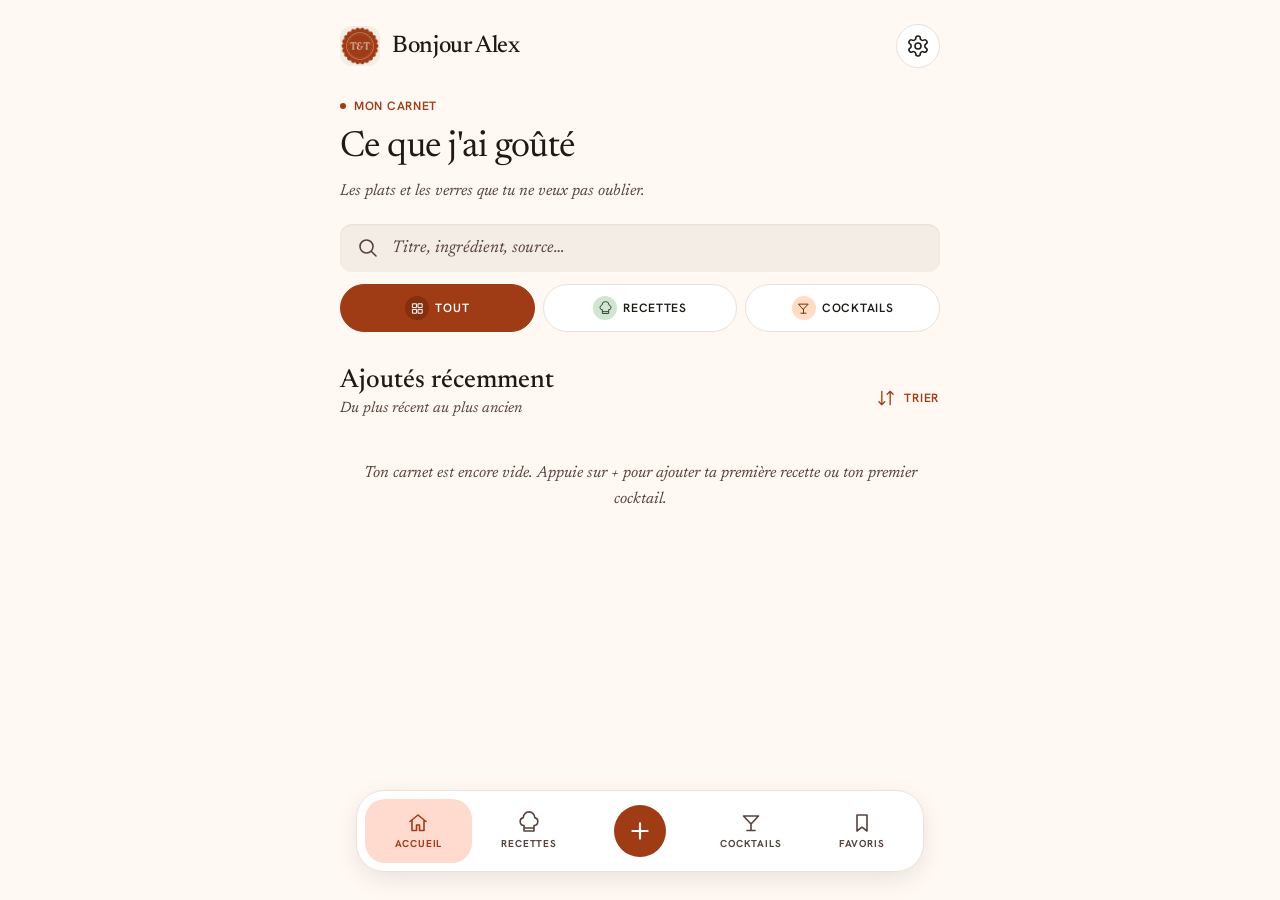
<file: index.html>
<!DOCTYPE html>
<html lang="fr">
<head>
  <meta charset="UTF-8">
  <!-- Adapte l'affichage à la largeur de l'écran du téléphone -->
  <meta name="viewport" content="width=device-width, initial-scale=1, viewport-fit=cover, maximum-scale=1, user-scalable=no">
  <title>Toque&amp;Tonic</title>

  <!-- Réglages pour l'iPhone quand l'app est ajoutée à l'écran d'accueil -->
  <meta name="apple-mobile-web-app-capable" content="yes">
  <meta name="apple-mobile-web-app-status-bar-style" content="default">
  <meta name="apple-mobile-web-app-title" content="Toque&amp;Tonic">
  <link rel="apple-touch-icon" href="icons/icone-180.png">
  <!-- Petite icône de l'onglet du navigateur -->
  <link rel="icon" type="image/png" sizes="32x32" href="icons/icone-32.png">

  <!-- Le "manifeste" décrit l'app (nom, icônes, couleurs) -->
  <link rel="manifest" href="manifest.json">
  <meta name="theme-color" content="#FFF8F3">

  <!-- Couleurs, polices, tailles : theme.css, chargé en premier -->
  <link rel="stylesheet" href="theme.css">
  <!-- Briques de base : boutons, badges, cartes, recherche, barre d'onglets -->
  <link rel="stylesheet" href="composants.css">
  <link rel="stylesheet" href="style.css">
<style>html,body{touch-action:pan-x pan-y}</style><script>['gesturestart','gesturechange','gestureend'].forEach(function(t){document.addEventListener(t,function(e){e.preventDefault()},{passive:false})});document.addEventListener('touchmove',function(e){if(e.touches.length>1)e.preventDefault()},{passive:false});</script></head>
<body>
  <main class="place-tabbar">
    <!-- En-tête : icône de l'app et « Bonjour Alex » à gauche, roue des
         Réglages à droite (prénom : Réglages → Prénom, rubrique cachée) -->
    <header class="entete">
      <div class="entete-salut">
        <img class="entete-icone" src="icons/icone-180.png" alt="" width="40" height="40">
        <p class="entete-marque">Bonjour <span id="entete-prenom">Alex</span></p>
      </div>
      <button type="button" id="bouton-reglages" class="btn-icone" aria-label="Réglages">
        <svg data-icone="reglages"></svg>
      </button>
    </header>

    <!-- Page d'accueil : « Mon carnet » -->
    <section id="page-accueil">
      <p class="surtitre">Mon carnet</p>
      <h1 class="t-ecran accueil-titre">Ce que j'ai goûté</h1>
      <p class="t-italique accueil-sous-titre">Les plats et les verres que tu ne veux pas oublier.</p>

      <!-- Recherche : titre, ingrédient ou source -->
      <label class="recherche accueil-recherche">
        <svg data-icone="recherche"></svg>
        <input id="champ-recherche" type="search" enterkeyhint="search" autocomplete="off"
               autocorrect="off" spellcheck="false" aria-label="Rechercher dans le carnet"
               placeholder="Titre, ingrédient, source…">
      </label>

      <!-- 3 filtres ; aria-pressed indique celui qui est choisi -->
      <div class="filtres" role="group" aria-label="Afficher">
        <button type="button" class="filtre filtre-tout" data-filtre="tout" aria-pressed="true">
          <span class="filtre-pastille"><svg data-icone="grille"></svg></span>Tout
        </button>
        <button type="button" class="filtre filtre-recette" data-filtre="recette" aria-pressed="false">
          <span class="filtre-pastille"><svg data-icone="toque"></svg></span>Recettes
        </button>
        <button type="button" class="filtre filtre-cocktail" data-filtre="cocktail" aria-pressed="false">
          <span class="filtre-pastille"><svg data-icone="coupe"></svg></span>Cocktails
        </button>
      </div>

      <div class="section-entete">
        <div>
          <h2 class="t-section">Ajoutés récemment</h2>
          <p id="texte-tri" class="t-italique section-sous-titre">Du plus récent au plus ancien</p>
        </div>
        <!-- Trier : chaque appui passe à l'ordre suivant -->
        <button type="button" id="bouton-trier" class="btn btn-texte" aria-describedby="texte-tri">
          <svg data-icone="trier"></svg>Trier
        </button>
      </div>
      <ul id="liste-recents" class="liste-cartes"></ul>
      <p id="recents-vide" class="t-italique liste-vide" hidden></p>
    </section>

    <!-- Page d'une liste : Recettes, Cocktails ou Favoris -->
    <section id="page-categorie" hidden>
      <h1 id="titre-categorie" class="t-ecran"></h1>
      <p id="compte-categorie" class="t-italique compte-categorie"></p>
      <ul id="liste" class="liste-cartes"></ul>
      <p id="message-vide" class="t-italique liste-vide" hidden></p>

    </section>
  </main>

  <!-- Barre d'onglets flottante, sur toutes les pages :
       Accueil, Recettes | bouton + | Cocktails, Favoris.
       data-page : la page ouverte par l'onglet (voir allerA dans app.js) -->
  <nav class="tabbar" aria-label="Navigation">
    <button type="button" class="tabbar-onglet" data-page="accueil"><svg data-icone="maison"></svg>Accueil</button>
    <button type="button" class="tabbar-onglet" data-page="recette"><svg data-icone="toque"></svg>Recettes</button>
    <!-- Accueil et Favoris : ouvre le choix Recette / Cocktail.
         Recettes ou Cocktails : ouvre directement la saisie de ce type -->
    <button type="button" id="bouton-ajouter" class="tabbar-plus" aria-label="Ajouter une recette ou un cocktail">
      <svg data-icone="plus"></svg>
    </button>
    <button type="button" class="tabbar-onglet" data-page="cocktail"><svg data-icone="coupe"></svg>Cocktails</button>
    <button type="button" class="tabbar-onglet" data-page="favoris"><svg data-icone="signet"></svg>Favoris</button>
  </nav>

  <!-- Panneau Réglages : descend du haut, sur un voile sombre.
       <dialog> est une balise HTML pour les fenêtres par-dessus la page. -->
  <dialog id="panneau-reglages" class="panneau panneau-haut" aria-labelledby="reglages-titre">
    <div class="panneau-contenu">
      <div class="panneau-entete">
        <button type="button" id="reglages-retour" class="bouton-rond" aria-label="Retour" hidden>
          <svg viewBox="0 0 24 24" class="icone-svg" aria-hidden="true"><path d="M15 5l-7 7 7 7"/></svg>
        </button>
        <!-- Titre, avec le numéro de version de l'app juste en dessous -->
        <div class="reglages-titres">
          <h2 id="reglages-titre">Réglages</h2>
          <span id="version" class="version"></span>
        </div>
        <button type="button" id="reglages-fermer" class="bouton-rond" aria-label="Fermer">
          <svg viewBox="0 0 24 24" class="icone-svg" aria-hidden="true"><path d="M6 6l12 12M18 6L6 18"/></svg>
        </button>
      </div>

      <!-- Menu : une ligne par rubrique -->
      <div id="vue-menu">
        <!-- Prénom : caché depuis la v1.5 (l'accueil n'affiche plus « Bonjour … ») ;
             le code et la valeur enregistrée sont gardés -->
        <button type="button" class="ligne-reglage" data-vue="prenom" hidden>
          <!-- Silhouette -->
          <span class="ligne-icone"><svg viewBox="0 0 24 24" class="icone-svg" aria-hidden="true"><circle cx="12" cy="8" r="4"/><path d="M4.5 20.5a7.5 7.5 0 0 1 15 0"/></svg></span>
          <span class="ligne-textes">
            <span class="ligne-titre">Prénom</span>
            <span class="ligne-sous-titre">Affiché sur l'accueil (« Bonjour … »)</span>
          </span>
          <svg viewBox="0 0 24 24" class="icone-svg chevron" aria-hidden="true"><path d="M9 5l7 7-7 7"/></svg>
        </button>
        <!-- Notes : ouvre la page Notes (pas une vue du panneau), nombre de notes à faire -->
        <button type="button" id="ligne-notes" class="ligne-reglage">
          <!-- Bloc-notes -->
          <span class="ligne-icone"><svg viewBox="0 0 24 24" class="icone-svg" aria-hidden="true"><path d="M7 3h10a2 2 0 0 1 2 2v14a2 2 0 0 1-2 2H7a2 2 0 0 1-2-2V5a2 2 0 0 1 2-2z M9 8h6 M9 12h6 M9 16h3"/></svg></span>
          <span class="ligne-textes"><span class="ligne-titre">Notes</span></span>
          <span id="badge-notes" class="badge" aria-label="notes à faire">0</span>
          <svg viewBox="0 0 24 24" class="icone-svg chevron" aria-hidden="true"><path d="M9 5l7 7-7 7"/></svg>
        </button>
        <button type="button" class="ligne-reglage" data-vue="sauvegarde">
          <span class="ligne-icone"><svg viewBox="0 0 24 24" class="icone-svg" aria-hidden="true"><path d="M12 4v11M7 10l5 5 5-5M5 20h14"/></svg></span>
          <span class="ligne-textes">
            <span class="ligne-titre">Sauvegarde</span>
            <span class="ligne-sous-titre">Exporter ou importer ma liste</span>
          </span>
          <svg viewBox="0 0 24 24" class="icone-svg chevron" aria-hidden="true"><path d="M9 5l7 7-7 7"/></svg>
        </button>
        <button type="button" class="ligne-reglage" data-vue="relais">
          <span class="ligne-icone"><svg viewBox="0 0 24 24" class="icone-svg" aria-hidden="true"><path d="M10 14a4 4 0 0 0 5.7 0l3-3a4 4 0 0 0-5.7-5.7l-1.2 1.2 M14 10a4 4 0 0 0-5.7 0l-3 3a4 4 0 0 0 5.7 5.7l1.2-1.2"/></svg></span>
          <span class="ligne-textes">
            <span class="ligne-titre">Relais</span>
            <span class="ligne-sous-titre">Import de recettes depuis un lien</span>
          </span>
          <svg viewBox="0 0 24 24" class="icone-svg chevron" aria-hidden="true"><path d="M9 5l7 7-7 7"/></svg>
        </button>
        <button type="button" class="ligne-reglage" data-vue="gemini">
          <!-- Étincelles -->
          <span class="ligne-icone"><svg viewBox="0 0 24 24" class="icone-svg" aria-hidden="true"><path d="M10 3l1.8 5.2L17 10l-5.2 1.8L10 17l-1.8-5.2L3 10l5.2-1.8z M18 14l.9 2.1L21 17l-2.1.9L18 20l-.9-2.1L15 17l2.1-.9z"/></svg></span>
          <span class="ligne-textes">
            <span class="ligne-titre">IA (Gemini)</span>
            <span class="ligne-sous-titre">Clé et modèle pour l'ajout par photos et texte</span>
          </span>
          <svg viewBox="0 0 24 24" class="icone-svg chevron" aria-hidden="true"><path d="M9 5l7 7-7 7"/></svg>
        </button>
      </div>

      <!-- Prénom : gardé sur cet appareil, affiché sous « Bonjour » -->
      <div id="vue-prenom" hidden>
        <form id="formulaire-prenom" class="sauvegarde">
          <p class="aide">
            Le prénom affiché en haut de l'accueil, sous « Bonjour ».
            Il est gardé dans la mémoire de cet appareil : à changer sur
            chaque appareil (PC, iPhone).
          </p>
          <label for="champ-prenom" class="etiquette">Prénom</label>
          <input id="champ-prenom" class="champ-reglage" type="text" maxlength="30"
                 autocomplete="given-name" autocapitalize="words" spellcheck="false">
          <div class="boutons-sauvegarde">
            <button type="submit">Enregistrer</button>
            <button type="button" id="bouton-effacer-prenom">Remettre « Alex »</button>
          </div>
          <p id="message-prenom" class="message" role="status" hidden></p>
        </form>
      </div>

      <!-- Sauvegarde : exporter / importer toute la liste -->
      <div id="vue-sauvegarde" class="sauvegarde" hidden>
        <p class="aide">
          Exporter crée un fichier avec toutes tes fiches (recettes, cocktails, photos) et tes notes.
          Importer remplace toutes les fiches par celles d'un fichier exporté par Toque&amp;Tonic
          (les sauvegardes de Wodo restent à Wodo).
        </p>
        <div class="boutons-sauvegarde">
          <button type="button" id="bouton-exporter">Exporter</button>
          <button type="button" id="bouton-importer">Importer</button>
        </div>
        <!-- Sélecteur de fichier caché : le bouton "Importer" l'ouvre -->
        <input type="file" id="champ-fichier" accept=".json,application/json" hidden>
        <!-- Message de réussite ou d'erreur -->
        <p id="message-sauvegarde" class="message" role="status" hidden></p>
      </div>

      <!-- Relais Cloudflare (import de recettes) : adresse gardée sur cet appareil -->
      <div id="vue-relais" hidden>
        <form id="formulaire-relais" class="sauvegarde">
          <p class="aide">
            Adresse du relais qui permet d'importer une recette ou un cocktail
            depuis un lien (le même relais que Wodo ; mode d'emploi dans le projet
            Wodo : relais/LISEZMOI-RELAIS.md). Elle est gardée uniquement dans la mémoire
            de cet appareil : jamais envoyée sur GitHub, jamais mise dans les exports.
          </p>
          <p id="etat-relais" class="aide"></p>
          <label for="champ-relais" class="etiquette">Adresse du relais</label>
          <input id="champ-relais" class="champ-reglage" type="url" inputmode="url" autocomplete="off"
                 autocorrect="off" autocapitalize="off" spellcheck="false"
                 placeholder="https://mes-listes-relais.….workers.dev">
          <div class="boutons-sauvegarde">
            <button type="submit">Enregistrer</button>
            <button type="button" id="bouton-effacer-relais">Effacer</button>
          </div>
          <p id="message-relais" class="message" role="status" hidden></p>
        </form>
      </div>

      <!-- IA (Gemini) : clé (jamais réaffichée) et modèle, gardés sur cet appareil -->
      <div id="vue-gemini" hidden>
        <form id="formulaire-gemini" class="sauvegarde" novalidate>
          <p class="aide">
            Clé API Gemini, pour créer une recette ou un cocktail à partir de
            photos et de texte (à créer sur aistudio.google.com, « Get API key »).
            Elle est gardée uniquement dans la mémoire de cet appareil : jamais
            envoyée sur GitHub, jamais mise dans les exports, jamais réaffichée.
          </p>
          <p id="etat-gemini" class="aide"></p>
          <label for="champ-cle-gemini" class="etiquette">Clé Gemini</label>
          <input id="champ-cle-gemini" class="champ-reglage" type="password" autocomplete="off"
                 autocorrect="off" autocapitalize="off" spellcheck="false" placeholder="Colle ta clé Gemini ici">
          <label for="champ-modele-gemini" class="etiquette">Modèle Gemini</label>
          <input id="champ-modele-gemini" class="champ-reglage" type="text" autocomplete="off"
                 autocorrect="off" autocapitalize="off" spellcheck="false">
          <p id="aide-modele-gemini" class="aide"></p>
          <div class="boutons-sauvegarde">
            <button type="submit" id="bouton-enregistrer-gemini">Enregistrer</button>
            <button type="button" id="bouton-effacer-gemini">Effacer la clé</button>
          </div>
          <p id="message-gemini" class="message" role="status" hidden></p>
        </form>
      </div>
    </div>
  </dialog>

  <!-- Écran Modifier (crayon de la fiche) : formulaire complet, plein écran.
       Rien n'est enregistré avant « Enregistrer », sauf la photo (tout de suite). -->
  <dialog id="page-edition" class="fiche-page page-edition" aria-labelledby="edition-barre-titre">
    <form id="actions-edition" class="fiche-contenu edition-contenu" novalidate tabindex="-1" autofocus>
      <div class="fiche-barre">
        <button type="button" id="edition-annuler" class="btn-icone" aria-label="Annuler les modifications">
          <svg data-icone="fermer"></svg>
        </button>
        <p id="edition-barre-titre" class="t-libelle fiche-barre-titre">Modifier</p>
        <span class="cuisine-barre-place" aria-hidden="true"></span>
      </div>
      <h2 id="actions-titre" class="t-section edition-titre-ecran"></h2>

      <!-- Photo : enregistrée tout de suite (comme sur la fiche) -->
      <section class="edition-section" aria-labelledby="edition-titre-photo">
        <h3 id="edition-titre-photo" class="t-libelle edition-section-titre">Photo</h3>
        <div class="edition-photo">
          <span id="edition-photo-apercu" class="edition-photo-apercu"></span>
          <div class="edition-photo-boutons">
            <button type="button" id="edition-changer-photo" class="btn btn-secondaire">Ajouter une photo</button>
            <button type="button" id="edition-retirer-photo" class="btn btn-texte" hidden>Retirer la photo</button>
          </div>
        </div>
        <p class="t-italique edition-aide">La photo est enregistrée dès que tu la choisis.</p>
      </section>

      <section class="edition-section" aria-labelledby="edition-titre-general">
        <h3 id="edition-titre-general" class="t-libelle edition-section-titre">L'essentiel</h3>
        <label for="edition-titre" class="edition-etiquette">Titre</label>
        <input id="edition-titre" class="champ-saisie" type="text" maxlength="200" required autocapitalize="sentences">
        <label for="edition-type" class="edition-etiquette">Type</label>
        <select id="edition-type" class="champ-saisie"></select>
        <label for="edition-source" class="edition-etiquette">D'où ça vient (facultatif)</label>
        <input id="edition-source" class="champ-saisie" type="text" maxlength="100" autocapitalize="sentences"
               placeholder="Un resto, un livre, un ami…">
        <label for="edition-lien" class="edition-etiquette">Lien (facultatif)</label>
        <input id="edition-lien" class="champ-saisie" type="url" inputmode="url" autocomplete="off"
               autocorrect="off" autocapitalize="off" spellcheck="false" placeholder="https://…">
      </section>

      <!-- En bref : portions, temps ; niveau (recette) ; verre, glace… (cocktail) -->
      <section id="edition-recette" class="edition-section" aria-labelledby="edition-titre-bref">
        <h3 id="edition-titre-bref" class="t-libelle edition-section-titre">En bref</h3>
        <div class="edition-grille">
          <div>
            <label for="edition-portions" id="edition-etiquette-portions" class="edition-etiquette">Portions</label>
            <input id="edition-portions" class="champ-saisie" type="number" inputmode="numeric" min="1" max="100" placeholder="4">
          </div>
          <div>
            <label for="edition-preparation" id="edition-etiquette-preparation" class="edition-etiquette">Préparation (min)</label>
            <input id="edition-preparation" class="champ-saisie" type="number" inputmode="numeric" min="1" max="10000">
          </div>
          <div id="edition-champ-cuisson">
            <label for="edition-cuisson" class="edition-etiquette">Cuisson (min)</label>
            <input id="edition-cuisson" class="champ-saisie" type="number" inputmode="numeric" min="1" max="10000">
          </div>
          <div id="edition-champ-niveau">
            <label for="edition-niveau" class="edition-etiquette">Niveau</label>
            <select id="edition-niveau" class="champ-saisie">
              <option value="">Non précisé</option>
              <option value="facile">Facile</option>
              <option value="moyen">Moyen</option>
              <option value="difficile">Difficile</option>
            </select>
          </div>
        </div>
        <!-- Cocktail : verre, glace, garniture, méthode, alcool -->
        <div id="edition-champs-cocktail" class="edition-grille">
          <div>
            <label for="edition-verre" class="edition-etiquette">Verre</label>
            <input id="edition-verre" class="champ-saisie" type="text" maxlength="100" list="suggestions-verres" placeholder="Tumbler, coupe…">
          </div>
          <div>
            <label for="edition-glace" class="edition-etiquette">Glace</label>
            <input id="edition-glace" class="champ-saisie" type="text" maxlength="100" list="suggestions-glaces" placeholder="Glaçons, pilée…">
          </div>
          <div>
            <label for="edition-garniture" class="edition-etiquette">Garniture</label>
            <input id="edition-garniture" class="champ-saisie" type="text" maxlength="100" placeholder="Zeste, menthe…">
          </div>
          <div>
            <label for="edition-methode" class="edition-etiquette">Méthode</label>
            <input id="edition-methode" class="champ-saisie" type="text" maxlength="100" list="suggestions-methodes" placeholder="Shaker…">
          </div>
          <div>
            <label for="edition-alcool" class="edition-etiquette">Alcool de base</label>
            <input id="edition-alcool" class="champ-saisie" type="text" maxlength="100" placeholder="Rhum, gin…">
          </div>
          <div>
            <label for="edition-avec-alcool" class="edition-etiquette">Alcool</label>
            <select id="edition-avec-alcool" class="champ-saisie">
              <option value="">Non précisé</option>
              <option value="oui">Contient de l'alcool</option>
              <option value="non">Sans alcool</option>
            </select>
          </div>
          <datalist id="suggestions-verres">
            <option value="Tumbler"></option><option value="Old fashioned"></option>
            <option value="Highball"></option><option value="Coupe"></option>
            <option value="Verre à martini"></option><option value="Flûte"></option>
            <option value="Verre à vin"></option><option value="Mug en cuivre"></option>
          </datalist>
          <datalist id="suggestions-glaces">
            <option value="Glaçons"></option><option value="Gros glaçon"></option>
            <option value="Glace pilée"></option><option value="Sans glace"></option>
          </datalist>
          <datalist id="suggestions-methodes">
            <option value="Shaker"></option><option value="Direct dans le verre"></option>
            <option value="Verre à mélange"></option><option value="Blender"></option>
          </datalist>
        </div>
      </section>

      <section class="edition-section" aria-labelledby="edition-titre-ingredients">
        <h3 id="edition-titre-ingredients" class="t-libelle edition-section-titre">Ingrédients</h3>
        <label for="edition-ingredients" class="edition-etiquette">Un par ligne, la quantité au début</label>
        <textarea id="edition-ingredients" class="champ-saisie" rows="6" placeholder="200 g de farine&#10;3 œufs"></textarea>
      </section>

      <!-- Étapes : une ligne par étape, avec sa durée facultative (minuteur) -->
      <section class="edition-section" aria-labelledby="edition-titre-etapes">
        <h3 id="edition-titre-etapes" class="t-libelle edition-section-titre">Étapes</h3>
        <p class="t-italique edition-aide">La durée, en minutes, ajoute un minuteur à l'étape dans le mode cuisine.</p>
        <ol id="edition-etapes" class="edition-etapes"></ol>
        <div class="edition-etapes-boutons">
          <button type="button" id="edition-ajouter-etape" class="btn btn-secondaire"><svg data-icone="plus"></svg>Une étape</button>
          <button type="button" id="edition-ajouter-partie" class="btn btn-texte"><svg data-icone="plus"></svg>Un titre de partie</button>
        </div>
      </section>

      <section class="edition-section" aria-labelledby="edition-titre-notes">
        <h3 id="edition-titre-notes" class="t-libelle edition-section-titre">Mes notes</h3>
        <label for="edition-note" class="visuellement-cache">Mes notes</label>
        <textarea id="edition-note" class="champ-saisie" rows="3" maxlength="1000"
                  placeholder="Ce que tu changerais la prochaine fois…"></textarea>
      </section>

      <button type="button" id="edition-supprimer" class="btn btn-danger btn-bloc edition-supprimer">Supprimer la fiche</button>

      <div class="fiche-bas edition-bas">
        <p id="edition-erreur" class="message erreur" role="status" hidden></p>
        <button type="submit" class="btn btn-principal btn-bloc btn-grand">Enregistrer</button>
      </div>
    </form>
  </dialog>

  <!-- Page de fiche (recette, cocktail) : s'ouvre quand on touche la carte.
       Tout le texte est mis par app.js avec textContent (aucun HTML importé). -->
  <dialog id="fiche" class="fiche-page" aria-labelledby="fiche-titre">
    <div class="fiche-contenu" tabindex="-1" autofocus>
      <!-- En-tête : retour, « Recette », modifier et favori -->
      <div class="fiche-barre">
        <button type="button" id="fiche-retour" class="btn-icone" aria-label="Retour">
          <svg data-icone="retour"></svg>
        </button>
        <p id="fiche-barre-titre" class="t-libelle fiche-barre-titre">Recette</p>
        <button type="button" id="fiche-modifier" class="btn-icone" aria-label="Modifier la fiche">
          <svg data-icone="crayon"></svg>
        </button>
        <button type="button" id="fiche-favori" class="btn-icone" aria-pressed="false" aria-label="Favori">
          <svg data-icone="signet"></svg>
        </button>
      </div>

      <!-- Badge, « MON CARNET · N° 3 », titre -->
      <header class="fiche-tete">
        <div id="fiche-badges" class="fiche-badges"></div>
        <p id="fiche-numero-carnet" class="surtitre"></p>
        <h2 id="fiche-titre" class="t-ecran"></h2>
      </header>

      <!-- Grand emplacement photo (300 px) : photos qui défilent, ou cadre
           pointillé pour en ajouter une -->
      <div class="fiche-photo-zone">
        <div id="fiche-photos" class="fiche-photos" hidden></div>
        <div id="fiche-points" class="fiche-points" aria-hidden="true" hidden></div>
        <div id="fiche-photo-vide" class="cadre-pointille fiche-photo-vide" hidden>
          <svg data-icone="appareil"></svg>
          <button type="button" id="fiche-ajouter-photo" class="btn btn-secondaire">Ajouter une photo</button>
          <p class="t-italique">Ton assiette, la carte du resto ou une capture</p>
        </div>
      </div>
      <!-- Photo de la fiche : changer (sans IA) ou retirer -->
      <div id="fiche-boutons-photo" class="fiche-boutons-photo" hidden>
        <button type="button" id="fiche-changer-photo" class="btn btn-texte">Changer la photo</button>
        <button type="button" id="fiche-retirer-photo" class="btn btn-texte" hidden>Retirer la photo</button>
      </div>
      <input type="file" id="fiche-fichier-photo" accept="image/*" hidden>
      <p id="fiche-message-photo" class="message erreur" role="status" hidden></p>

      <!-- 4 métadonnées (icônes ambre). Recette : préparation, cuisson,
           portions, niveau (sur une ligne). Cocktail : verre, glace,
           garniture, temps (tuiles 2 × 2) + méthode et alcool de base -->
      <ul id="fiche-infos" class="fiche-infos"></ul>
      <p id="fiche-infos-plus" class="t-italique fiche-infos-plus" hidden></p>

      <!-- Portions : − / + recalcule les quantités (rien n'est enregistré) -->
      <section id="fiche-bloc-portions" class="fiche-portions" aria-label="Portions" hidden>
        <div class="fiche-portions-textes">
          <p id="fiche-portions-libelle" class="t-libelle">Portions</p>
          <p id="portions-inconnues" class="t-italique fiche-portions-aide" hidden>
            Portions d'origine inconnues : quantités comptées pour 4.
          </p>
        </div>
        <div class="selecteur">
          <button type="button" id="portions-moins" class="btn-icone" aria-label="Une personne de moins">
            <svg data-icone="moins"></svg>
          </button>
          <p id="portions-texte" class="t-quantite selecteur-valeur" aria-live="polite"></p>
          <button type="button" id="portions-plus" class="btn-icone" aria-label="Une personne de plus">
            <svg data-icone="plus"></svg>
          </button>
        </div>
      </section>

      <!-- Ingrédients : une carte par ligne, à cocher ; « 2 SUR 8 PRÊTS » -->
      <section id="fiche-bloc-ingredients" class="fiche-bloc" aria-labelledby="fiche-titre-ingredients" hidden>
        <div class="fiche-bloc-entete">
          <div>
            <h3 id="fiche-titre-ingredients" class="t-section">Ingrédients</h3>
            <!-- Cocktail : « Pour 1 verre » -->
            <p id="fiche-pour" class="t-italique fiche-pour" hidden></p>
          </div>
        </div>
        <ul id="fiche-ingredients" class="fiche-ingredients"></ul>
      </section>

      <!-- Étapes : blocs numérotés ; « # Titre » = titre de partie -->
      <section id="fiche-bloc-etapes" class="fiche-bloc" aria-labelledby="fiche-titre-etapes" hidden>
        <h3 id="fiche-titre-etapes" class="t-section">Étapes</h3>
        <ol id="fiche-etapes" class="fiche-etapes"></ol>
      </section>

      <p id="fiche-vide" class="t-italique liste-vide" hidden>
        Pas encore d'ingrédients ni d'étapes. Touche le crayon pour les ajouter.
      </p>

      <!-- Mes notes -->
      <section class="fiche-encart" aria-labelledby="fiche-titre-notes">
        <h3 id="fiche-titre-notes" class="t-libelle fiche-encart-titre">Mes notes</h3>
        <p id="fiche-note" class="t-italique fiche-note"></p>
      </section>

      <!-- D'où ça vient : la source (texte et lien) -->
      <section id="fiche-bloc-source" class="fiche-encart fiche-source-bloc" aria-labelledby="fiche-titre-source" hidden>
        <h3 id="fiche-titre-source" class="t-libelle fiche-encart-titre">D'où ça vient</h3>
        <p id="fiche-source-texte" class="fiche-source-texte"></p>
        <a id="fiche-source" class="btn btn-texte fiche-source-lien" target="_blank" rel="noopener" hidden>
          <svg data-icone="ouvrir"></svg>Ouvrir la source
        </a>
      </section>

      <!-- Bouton fixé en bas de l'écran -->
      <div id="fiche-bas" class="fiche-bas" hidden>
        <button type="button" id="fiche-mode-cuisine" class="btn btn-principal btn-bloc btn-grand">
          Lancer le mode cuisine
        </button>
      </div>
    </div>
  </dialog>

  <!-- Mode Cuisine : une étape à la fois, par-dessus la fiche.
       Rempli par app.js (textContent). L'écran reste allumé si l'appareil
       le permet (Wake Lock). -->
  <dialog id="mode-cuisine" class="fiche-page mode-cuisine" aria-labelledby="cuisine-titre">
    <div class="fiche-contenu cuisine-contenu" tabindex="-1" autofocus>
      <div class="cuisine-barre">
        <button type="button" id="cuisine-fermer" class="btn-icone" aria-label="Quitter le mode cuisine">
          <svg data-icone="fermer"></svg>
        </button>
        <p id="cuisine-titre" class="t-libelle cuisine-titre-recette"></p>
        <span class="cuisine-barre-place" aria-hidden="true"></span>
      </div>

      <!-- Progression : « ÉTAPE 4 SUR 6 » et une barre en segments -->
      <p id="cuisine-progression" class="t-libelle cuisine-progression" aria-live="polite"></p>
      <div id="cuisine-segments" class="cuisine-segments" aria-hidden="true"></div>

      <!-- L'étape : grand numéro et texte -->
      <article class="carte-papier cuisine-carte">
        <p id="cuisine-partie" class="surtitre" hidden></p>
        <p id="cuisine-numero" class="cuisine-numero" aria-hidden="true"></p>
        <p id="cuisine-texte" class="cuisine-texte"></p>

        <!-- Minuteur circulaire ambre : seulement si l'étape a une durée -->
        <div id="cuisine-minuteur" class="cuisine-minuteur" hidden>
          <div class="minuteur-cercle">
            <svg viewBox="0 0 120 120" aria-hidden="true">
              <circle class="minuteur-piste" cx="60" cy="60" r="52"></circle>
              <circle id="minuteur-arc" class="minuteur-arc" cx="60" cy="60" r="52"></circle>
            </svg>
            <p id="minuteur-temps" class="minuteur-temps" role="timer" aria-live="off"></p>
          </div>
          <div class="minuteur-boutons">
            <button type="button" id="minuteur-lancer" class="btn btn-minuteur">Lancer</button>
            <button type="button" id="minuteur-remettre" class="btn btn-texte" hidden>Remettre à zéro</button>
          </div>
          <p id="minuteur-annonce" class="visuellement-cache" aria-live="assertive"></p>
        </div>
      </article>

      <!-- Précédent (contour sauge) / Suivant (terracotta) -->
      <div class="cuisine-boutons">
        <button type="button" id="cuisine-precedent" class="btn btn-secondaire btn-grand">
          <svg data-icone="retour"></svg>Précédent
        </button>
        <button type="button" id="cuisine-suivant" class="btn btn-principal btn-grand"></button>
      </div>
    </div>
  </dialog>

  <!-- Page Notes (Réglages → Notes) : liste simple à cocher, façon Rappels.
       Le texte des notes est mis par notes.js dans des champs (aucun HTML). -->
  <dialog id="page-notes" class="fiche-page page-notes" aria-labelledby="notes-titre">
    <div class="fiche-contenu notes-contenu" tabindex="-1" autofocus>
      <div class="notes-barre">
        <button type="button" id="notes-retour" class="bouton-verre-rond" aria-label="Retour aux réglages">
          <svg viewBox="0 0 24 24" class="icone-svg" aria-hidden="true"><path d="M15 5l-7 7 7 7"/></svg>
        </button>
        <button type="button" id="notes-menu-bouton" class="bouton-verre-rond" aria-label="Plus d'options"
                aria-haspopup="true" aria-expanded="false" aria-controls="notes-menu">
          <svg viewBox="0 0 24 24" class="icone-svg icone-plein" aria-hidden="true"><circle cx="5.5" cy="12" r="1.6"/><circle cx="12" cy="12" r="1.6"/><circle cx="18.5" cy="12" r="1.6"/></svg>
        </button>
        <div id="notes-menu" class="notes-menu verre-flou" hidden>
          <button type="button" id="notes-copier">Copier les notes à faire</button>
          <button type="button" id="notes-supprimer-faites" class="notes-menu-rouge">Supprimer les notes terminées</button>
        </div>
      </div>
      <h2 id="notes-titre" class="notes-titre">Notes</h2>
      <p id="notes-annonce" class="notes-annonce" role="status" hidden></p>

      <!-- À faire (les plus récentes en bas), puis la ligne d'ajout -->
      <ul id="notes-liste" class="notes-liste" aria-label="Notes à faire"></ul>
      <div id="notes-ligne-ajout" class="note note-ajout">
        <div class="note-glisse">
          <span class="note-cercle note-cercle-ajout" aria-hidden="true"></span>
          <textarea id="notes-nouvelle" class="note-texte" rows="1" maxlength="1000"
                    enterkeyhint="next" autocomplete="off" autocorrect="on" autocapitalize="sentences"
                    aria-label="Nouvelle note" placeholder="Nouvelle note"></textarea>
        </div>
      </div>
      <p id="notes-vide" class="notes-vide" hidden>Aucune note pour l'instant. Touche « Nouvelle note » pour noter une idée.</p>

      <!-- Terminées (N) : repliée par défaut -->
      <section id="notes-bloc-faites" class="notes-bloc-faites" hidden>
        <button type="button" id="notes-bascule-faites" class="notes-bascule" aria-expanded="false" aria-controls="notes-faites">
          <span id="notes-bascule-texte">Terminées (0)</span>
          <svg viewBox="0 0 24 24" class="icone-svg notes-chevron" aria-hidden="true"><path d="M9 5l7 7-7 7"/></svg>
        </button>
        <ul id="notes-faites" class="notes-liste notes-liste-faites" aria-label="Notes terminées" hidden></ul>
      </section>
    </div>
  </dialog>

  <!-- Ajout avec l'IA (Gemini) : photos et / ou texte → brouillon → Enregistrer.
       Rien n'est envoyé sans un appui sur « Analyser » ou « Revérifier » ;
       rien n'est enregistré sans un appui sur « Enregistrer ».
       Tout le texte est mis par app.js avec textContent ou dans des champs. -->
  <dialog id="page-ia" class="fiche-page page-ia" aria-labelledby="ia-titre">
    <div class="fiche-contenu" tabindex="-1" autofocus>
      <div class="fiche-haut ia-haut">
        <button type="button" id="ia-fermer" class="bouton-rond fiche-retour" aria-label="Fermer">
          <svg viewBox="0 0 24 24" class="icone-svg" aria-hidden="true"><path d="M6 6l12 12M18 6L6 18"/></svg>
        </button>
        <h2 id="ia-titre" class="ia-titre verre">Recette : photos et texte</h2>
      </div>

      <!-- Étape 1 : photos, texte, lien -->
      <section id="ia-saisie">
        <div class="fiche-bloc verre">
          <h3>Photos <span id="ia-compte" class="ia-compte"></span></h3>
          <ul id="ia-miniatures" class="ia-miniatures"></ul>
          <button type="button" id="ia-ajouter-photo" class="bouton-contour">+ Ajouter une photo</button>
          <input type="file" id="ia-fichiers" accept="image/*" multiple hidden>
          <p id="ia-message-photos" class="message erreur" role="status" hidden></p>
        </div>
        <!-- Photo de la fiche (vignette) : facultative, JAMAIS envoyée à l'IA -->
        <div class="fiche-bloc verre">
          <h3>Photo de la fiche <span class="ia-compte">facultatif</span></h3>
          <p class="aide ia-aide-vignette">Elle devient l'image de la fiche. Elle n'est pas envoyée à l'IA.</p>
          <div id="ia-vignette" class="ia-miniature ia-vignette" hidden>
            <img id="ia-vignette-image" alt="Photo de la fiche">
            <button type="button" id="ia-vignette-retirer" class="ia-retirer" aria-label="Retirer la photo de la fiche">✕</button>
          </div>
          <button type="button" id="ia-vignette-choisir" class="bouton-contour">+ Choisir la photo de la fiche</button>
          <input type="file" id="ia-vignette-fichier" accept="image/*" hidden>
          <p id="ia-message-vignette" class="message erreur" role="status" hidden></p>
        </div>
        <div class="fiche-bloc verre ia-champs">
          <h3><label for="ia-texte">Texte</label></h3>
          <textarea id="ia-texte" rows="6" maxlength="20000" autocapitalize="sentences"
                    placeholder="Colle ici une légende de vidéo, un texte copié d'une page…"></textarea>
          <label for="ia-lien" class="etiquette">Lien source (facultatif)</label>
          <input id="ia-lien" type="url" inputmode="url" autocomplete="off" autocorrect="off"
                 autocapitalize="off" spellcheck="false" placeholder="https://…">
        </div>
        <p class="ia-avis">Les photos et le texte sont envoyés à Google (Gemini) pour être analysés.</p>
        <button type="button" id="ia-analyser" class="bouton-action principal ia-gros" disabled>
          Analyser avec l'IA
        </button>
        <p id="ia-message" class="message erreur" role="status" hidden></p>
      </section>

      <!-- Pendant l'appel à Gemini : roue qui tourne et « Annuler » -->
      <div id="ia-chargement" class="ia-chargement verre" role="status" hidden>
        <span class="ia-roue" aria-hidden="true"></span>
        <p id="ia-chargement-texte">Analyse en cours…</p>
        <button type="button" id="ia-annuler" class="bouton-action secondaire">Annuler</button>
      </div>

      <!-- Étape 2 : brouillon modifiable -->
      <form id="ia-brouillon" class="edition ia-brouillon" novalidate hidden>
        <div id="ia-avertissements" class="ia-avertissements" role="status" hidden>
          <strong>À vérifier</strong>
          <ul id="ia-liste-avertissements"></ul>
        </div>
        <p class="aide ia-aide-brouillon">Brouillon : rien n'est enregistré tant que tu n'as pas touché « Enregistrer ».</p>

        <div class="fiche-bloc verre edition-recette">
          <label for="ia-b-titre" class="etiquette">Titre</label>
          <input id="ia-b-titre" type="text" maxlength="200" autocapitalize="sentences">
          <label for="ia-b-type" class="etiquette">Type</label>
          <select id="ia-b-type">
            <option value="recette">Recette</option>
            <option value="cocktail">Cocktail</option>
          </select>
          <div class="edition-colonnes">
            <div class="edition-champ">
              <label for="ia-b-portions" class="etiquette">Portions</label>
              <input id="ia-b-portions" type="number" inputmode="numeric" min="1" max="100">
            </div>
            <div class="edition-champ">
              <label for="ia-b-preparation" class="etiquette">Préparation (min)</label>
              <input id="ia-b-preparation" type="number" inputmode="numeric" min="1" max="10000">
            </div>
            <div id="ia-b-champ-cuisson" class="edition-champ">
              <label for="ia-b-cuisson" class="etiquette">Cuisson (min)</label>
              <input id="ia-b-cuisson" type="number" inputmode="numeric" min="1" max="10000">
            </div>
          </div>
          <div id="ia-b-cocktail" class="edition-recette">
            <label for="ia-b-verre" class="etiquette">Verre</label>
            <input id="ia-b-verre" type="text" maxlength="100" list="suggestions-verres" placeholder="Tumbler, coupe…">
            <label for="ia-b-methode" class="etiquette">Méthode</label>
            <input id="ia-b-methode" type="text" maxlength="100" list="suggestions-methodes" placeholder="Shaker, direct dans le verre…">
            <label for="ia-b-alcool" class="etiquette">Alcool de base</label>
            <input id="ia-b-alcool" type="text" maxlength="100" placeholder="Rhum, gin, vodka…">
          </div>
        </div>

        <div class="fiche-bloc verre edition-recette">
          <label for="ia-b-ingredients" class="etiquette">Ingrédients (un par ligne)</label>
          <textarea id="ia-b-ingredients" rows="7"></textarea>
          <label for="ia-b-etapes" class="etiquette">Étapes (une par ligne ; « # Titre » pour une partie)</label>
          <textarea id="ia-b-etapes" rows="8"></textarea>
          <label for="ia-b-note" class="etiquette">Note (facultatif)</label>
          <textarea id="ia-b-note" rows="3" maxlength="1000"></textarea>
          <label for="ia-b-lien" class="etiquette">Lien source (facultatif)</label>
          <input id="ia-b-lien" type="url" inputmode="url" autocomplete="off" autocorrect="off"
                 autocapitalize="off" spellcheck="false" placeholder="https://…">
        </div>

        <!-- Garder une photo : décoché par défaut ; sinon aucune photo n'est gardée -->
        <div id="ia-bloc-photo" class="fiche-bloc verre">
          <!-- Photo de la fiche choisie à l'étape 1 : elle remplace la case -->
          <div id="ia-rappel-vignette" class="ia-rappel-vignette" hidden>
            <img id="ia-rappel-vignette-image" alt="">
            <span>Photo de la fiche : celle que tu as choisie (non envoyée à l'IA).</span>
          </div>
          <label id="ia-case-garder" class="ia-case">
            <input type="checkbox" id="ia-garder-photo">
            <span>Garder une photo comme image de la fiche</span>
          </label>
          <div id="ia-choix-photo" class="ia-choix-photo" role="radiogroup" aria-label="Photo à garder" hidden></div>
        </div>

        <p id="ia-message-brouillon" class="message" role="status" hidden></p>
        <div class="boutons-actions ia-boutons">
          <button type="submit" class="bouton-action principal">Enregistrer</button>
          <button type="button" id="ia-reverifier" class="bouton-contour">Revérifier avec l'IA</button>
          <button type="button" id="ia-retour-saisie" class="bouton-action">Retour aux photos et au texte</button>
        </div>
      </form>
    </div>
  </dialog>

  <!-- Menu des catégories (bouton + de l'accueil) : 2 boutons ronds dans une
       carte en verre au-dessus de la barre, et une copie du bouton + qui
       pivote et devient une croix -->
  <dialog id="menu-categories" class="menu-categories" aria-label="Choisir une catégorie">
    <div class="menu-carte verre-flou" tabindex="-1" autofocus>
      <!-- Même ordre que la barre du bas -->
      <button type="button" class="choix-menu" data-type="recette"><span class="rond-menu"></span>Recette</button>
      <button type="button" class="choix-menu" data-type="cocktail"><span class="rond-menu"></span>Cocktail</button>
    </div>
    <button type="button" id="menu-fermer" class="tabbar-plus bouton-croix" aria-label="Fermer le menu">
      <svg data-icone="plus"></svg>
    </button>
  </dialog>

  <!-- Calque de saisie : monte du bas après le choix d'une catégorie -->
  <dialog id="feuille-ajout" class="panneau feuille" aria-labelledby="ajout-titre">
    <form id="formulaire-ajout" class="feuille-contenu" novalidate>
      <!-- En-tête sur une ligne : retour au menu | icône | titre | fermer -->
      <div class="feuille-entete">
        <button type="button" id="ajout-retour" class="bouton-rond" aria-label="Retour aux catégories">
          <svg viewBox="0 0 24 24" class="icone-svg" aria-hidden="true"><path d="M15 6l-6 6 6 6"/></svg>
        </button>
        <span id="ajout-icone" class="feuille-icone"></span>
        <h2 id="ajout-titre">Ajouter une recette</h2>
        <button type="button" id="ajout-fermer" class="bouton-rond" aria-label="Fermer">
          <svg viewBox="0 0 24 24" class="icone-svg" aria-hidden="true"><path d="M6 6l12 12M18 6L6 18"/></svg>
        </button>
      </div>

      <!-- Champ de saisie ; « Ajouter » à droite pour Recette -->
      <div class="ligne-saisie">
        <input id="champ-titre" type="text" aria-labelledby="ajout-titre"
               autocomplete="off" autocorrect="off" autocapitalize="sentences" spellcheck="false"
               enterkeyhint="done" placeholder="Nom de la recette">
        <button type="button" id="ajout-direct" class="bouton-ajout-ligne" hidden>Ajouter</button>
      </div>

      <!-- Recette et cocktail seulement : lien (facultatif) et note -->
      <div id="zone-recette" class="zone-recette" hidden>
        <div class="ligne-lien">
          <input id="champ-lien" type="url" inputmode="url" aria-label="Lien de la recette (facultatif)"
                 autocomplete="off" autocorrect="off" autocapitalize="off" spellcheck="false"
                 enterkeyhint="done" placeholder="Lien (facultatif)">
        </div>
        <!-- Message sous le lien (par exemple : lien non valide) -->
        <p id="message-coller" class="aide message-coller" role="status" hidden></p>
        <!-- Importer : lit la recette de la page (via le relais) et remplit la fiche -->
        <button type="button" id="bouton-importer-lien" class="bouton-contour bouton-importer-lien">
          Importer depuis le lien
        </button>
        <p id="message-import" class="message" role="status" hidden></p>
        <!-- Photos et texte : ouvre l'écran d'analyse avec l'IA (Gemini) -->
        <button type="button" id="bouton-ouvrir-ia" class="bouton-contour bouton-ouvrir-ia">
          <svg viewBox="0 0 24 24" class="icone-svg" aria-hidden="true"><path d="M4 8h3l2-3h6l2 3h3a1 1 0 0 1 1 1v10a1 1 0 0 1-1 1H4a1 1 0 0 1-1-1V9a1 1 0 0 1 1-1z M12 17a3.5 3.5 0 1 0 0-7 3.5 3.5 0 0 0 0 7z"/></svg>
          Photos et texte (IA)
        </button>
        <textarea id="champ-note" rows="3" maxlength="1000" aria-label="Note (facultatif)"
                  autocapitalize="sentences" placeholder="Note (facultatif)"></textarea>
      </div>
    </form>
  </dialog>

  <!-- Fenêtre de confirmation avant de remplacer la liste.
       <dialog> est une balise HTML pour les fenêtres par-dessus la page. -->
  <dialog id="fenetre-import">
    <h2>Remplacer la liste ?</h2>
    <p id="texte-import"></p>
    <p id="conseil-sauvegarde">
      Conseil : sauvegarde d'abord ta liste actuelle, vérifie qu'elle est bien
      enregistrée, puis appuie sur « Remplacer ».
    </p>
    <p id="info-sauvegarde-faite" hidden>
      Sauvegarde proposée. Si elle est bien enregistrée, tu peux remplacer.
    </p>
    <div class="boutons-fenetre">
      <button type="button" id="bouton-sauver-avant">Sauvegarder ma liste actuelle</button>
      <button type="button" id="bouton-remplacer" class="danger">Remplacer</button>
      <button type="button" id="bouton-annuler-import" class="secondaire">Annuler</button>
    </div>
  </dialog>

  <script src="icones.js"></script>
  <script src="recettes.js"></script>
  <script src="ia.js"></script>
  <script src="photos.js"></script>
  <script src="app.js"></script>
  <script src="notes.js"></script>
</body>
</html>
</file>
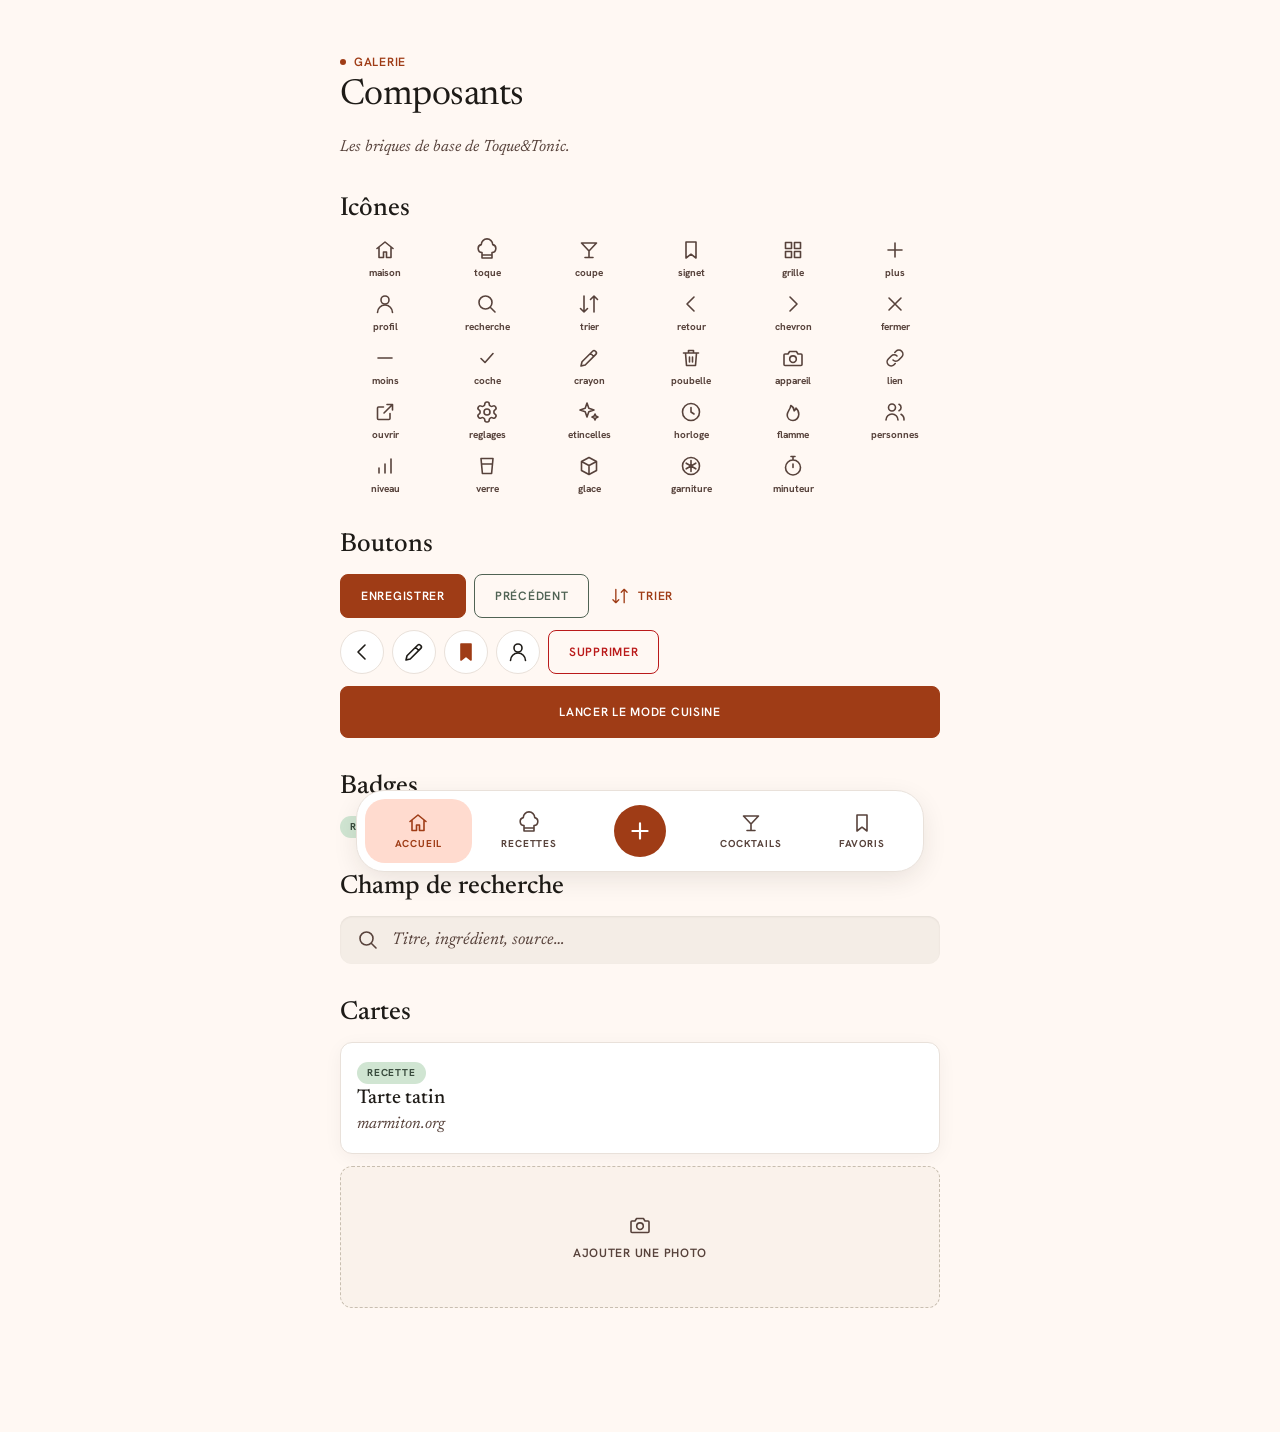
<file: galerie.html>
<!DOCTYPE html>
<html lang="fr">
<head>
  <meta charset="UTF-8">
  <meta name="viewport" content="width=device-width, initial-scale=1, viewport-fit=cover, maximum-scale=1, user-scalable=no">
  <title>Toque&amp;Tonic · Galerie des composants</title>
  <!-- Page de contrôle (pas dans l'app, pas mise en cache) : montre les
       icônes et les composants de base pour vérifier leur apparence. -->
  <meta name="robots" content="noindex">
  <link rel="stylesheet" href="theme.css">
  <link rel="stylesheet" href="composants.css">
  <style>
    body { margin: 0; padding: 0 var(--screen-margin); background: var(--background); color: var(--ink); font: var(--text-body); }
    main { max-width: 600px; margin: 0 auto; padding-top: 48px; }
    section { margin-top: var(--space-8); display: flex; flex-direction: column; gap: var(--space-3); }
    .rangee { display: flex; flex-wrap: wrap; gap: var(--space-2); align-items: center; }
    .icones { display: grid; grid-template-columns: repeat(6, 1fr); gap: var(--space-3); }
    .icones figure { margin: 0; display: flex; flex-direction: column; align-items: center; gap: var(--space-1); font: var(--text-label-small); color: var(--ink-muted); }
    .demo-carte { padding: var(--space-4); }
    .demo-photo { height: 140px; }
  </style>
<style>html,body{touch-action:pan-x pan-y}</style><script>['gesturestart','gesturechange','gestureend'].forEach(function(t){document.addEventListener(t,function(e){e.preventDefault()},{passive:false})});document.addEventListener('touchmove',function(e){if(e.touches.length>1)e.preventDefault()},{passive:false});</script></head>
<body>
  <main class="place-tabbar">
    <p class="surtitre">Galerie</p>
    <h1 class="t-ecran">Composants</h1>
    <p class="t-italique">Les briques de base de Toque&amp;Tonic.</p>

    <section>
      <h2 class="t-section">Icônes</h2>
      <div id="icones" class="icones"></div>
    </section>

    <section>
      <h2 class="t-section">Boutons</h2>
      <div class="rangee">
        <button class="btn btn-principal">Enregistrer</button>
        <button class="btn btn-secondaire">Précédent</button>
        <button class="btn btn-texte"><svg data-icone="trier"></svg>Trier</button>
      </div>
      <div class="rangee">
        <button class="btn-icone" aria-label="Retour"><svg data-icone="retour"></svg></button>
        <button class="btn-icone" aria-label="Modifier"><svg data-icone="crayon"></svg></button>
        <button class="btn-icone" aria-label="Favori" aria-pressed="true"><svg data-icone="signet" class="plein"></svg></button>
        <button class="btn-icone" aria-label="Profil"><svg data-icone="profil"></svg></button>
        <button class="btn btn-danger">Supprimer</button>
      </div>
      <button class="btn btn-principal btn-bloc btn-grand">Lancer le mode cuisine</button>
    </section>

    <section>
      <h2 class="t-section">Badges</h2>
      <div class="rangee">
        <span class="pilule pilule-recette">Recette</span>
        <span class="pilule pilule-cocktail">Cocktail</span>
        <span class="pilule pilule-alerte">Contient de l'alcool</span>
        <span class="pilule pilule-neutre">2 sur 8 prêts</span>
      </div>
    </section>

    <section>
      <h2 class="t-section">Champ de recherche</h2>
      <label class="recherche">
        <svg data-icone="recherche"></svg>
        <input type="search" placeholder="Titre, ingrédient, source…" aria-label="Rechercher">
      </label>
    </section>

    <section>
      <h2 class="t-section">Cartes</h2>
      <div class="carte-papier demo-carte">
        <span class="pilule pilule-recette">Recette</span>
        <h3 class="t-carte">Tarte tatin</h3>
        <p class="t-italique" style="margin:0">marmiton.org</p>
      </div>
      <div class="cadre-pointille demo-photo">
        <svg data-icone="appareil"></svg>
        <span class="t-libelle">Ajouter une photo</span>
      </div>
    </section>
  </main>

  <nav class="tabbar" aria-label="Navigation">
    <button class="tabbar-onglet actif" aria-current="page"><svg data-icone="maison"></svg>Accueil</button>
    <button class="tabbar-onglet"><svg data-icone="toque"></svg>Recettes</button>
    <button class="tabbar-plus" aria-label="Ajouter"><svg data-icone="plus"></svg></button>
    <button class="tabbar-onglet"><svg data-icone="coupe"></svg>Cocktails</button>
    <button class="tabbar-onglet"><svg data-icone="signet"></svg>Favoris</button>
  </nav>

  <script src="icones.js"></script>
  <script>
    // Toutes les icônes, avec leur nom
    const zone = document.getElementById("icones");
    for (const nom of Object.keys(ICONES)) {
      const figure = document.createElement("figure");
      const legende = document.createElement("figcaption");
      legende.textContent = nom;
      figure.append(icone(nom), legende);
      zone.append(figure);
    }
  </script>
</body>
</html>
</file>
<file: theme.css>
/* ============================================================
   theme.css : la direction artistique de Toque&Tonic
   « Warm Editorial Gastronomy » : carnet ancien, papier crème,
   encre chaude. Pas d'ombres dures, pas de dégradés.

   C'est le SEUL endroit où l'on écrit des couleurs, des polices,
   des tailles de texte, des rayons et des ombres. style.css ne fait
   qu'utiliser ces réglages avec var(--…).
   Chargé AVANT style.css (voir index.html).
   ============================================================ */

/* ---------- Polices (fichiers dans le dossier fonts, gardés hors ligne) ----------
   Newsreader : titres et texte. Hanken Grotesk : libellés, boutons, chiffres.
   Sous-ensemble « latin » : couvre le français (é, à, œ, « »…). */
@font-face {
  font-family: "Newsreader";
  font-style: normal;
  font-weight: 400 600;
  font-display: swap;
  src: url("fonts/newsreader.woff2") format("woff2");
}
@font-face {
  font-family: "Newsreader";
  font-style: italic;
  font-weight: 400 600;
  font-display: swap;
  src: url("fonts/newsreader-italique.woff2") format("woff2");
}
@font-face {
  font-family: "Hanken Grotesk";
  font-style: normal;
  font-weight: 400 700;
  font-display: swap;
  src: url("fonts/hanken-grotesk.woff2") format("woff2");
}

:root {
  /* ---------- Couleurs ----------
     Tous les textes ont un contraste d'au moins 4.5:1 sur leur fond. */
  --background: #FFF8F3;    /* fond des écrans (parchemin) */
  --surface-low: #FAF2EB;   /* blocs d'étapes */
  --surface: #F4EDE6;       /* encarts, champs */
  --surface-high: #E9E1DA;  /* champs appuyés, pistes */
  --card: #FFFFFF;          /* cartes élevées */

  --ink: #1E1B17;           /* texte principal */
  --ink-muted: #57423B;     /* texte secondaire, onglets inactifs */

  --line: #E9E1DA;          /* filets */
  --outline: #DEC0B7;       /* contours */
  --dotted: #C8BEB0;        /* lignes pointillées */

  --primary: #9F3C16;       /* terracotta : actions, numéros d'étapes, onglet actif */
  --on-primary: #FFFFFF;
  --primary-tint: #FFDBCF;
  --primary-pressed: #852F0E;  /* terracotta appuyé (survol, appui) */

  --sage: #506354;          /* badge RECETTE, boutons secondaires, cases cochées */
  --sage-tint: #D0E5D2;
  --on-sage-tint: #394B3D;

  --amber: #8D4B00;         /* badge COCKTAIL, icônes de métadonnées, minuteur */
  --amber-tint: #FFDCC3;
  --on-amber-tint: #6E3900;

  --error: #BA1A1A;         /* erreurs, suppression */
  --error-tint: #FFDAD6;
  --success-tint: var(--sage-tint);

  /* Voile derrière les fenêtres (encre chaude, translucide) */
  --scrim: rgba(30, 27, 23, 0.4);
  /* Rond foncé sous une icône posée sur une photo */
  --scrim-strong: rgba(30, 27, 23, 0.7);

  /* ---------- Polices et tailles de texte ---------- */
  --font-serif: "Newsreader", Georgia, "Times New Roman", serif;
  --font-sans: "Hanken Grotesk", system-ui, -apple-system, "Segoe UI", sans-serif;

  /* Newsreader : taille / hauteur de ligne */
  --text-screen-title: 400 36px/44px var(--font-serif);   /* titre d'écran, -0.015em */
  --text-section-title: 500 26px/34px var(--font-serif);  /* titre de section */
  --text-card-title: 500 20px/26px var(--font-serif);     /* titre de carte */
  --text-body: 400 16px/26px var(--font-serif);           /* corps */
  --text-step: 400 26px/36px var(--font-serif);           /* étape du mode Cuisine */
  --tracking-title: -0.015em;

  /* Hanken Grotesk : libellés en capitales espacées */
  --text-label: 600 12px/16px var(--font-sans);           /* +0.06em */
  --text-label-small: 700 10px/14px var(--font-sans);     /* +0.08em */
  --text-quantity: 600 16px/24px var(--font-sans);        /* quantités, chiffres */
  --tracking-label: 0.06em;
  --tracking-label-small: 0.08em;

  /* ---------- Espacements (grille de 4 px) ---------- */
  --space-1: 4px;
  --space-2: 8px;
  --space-3: 12px;
  --space-4: 16px;
  --space-5: 20px;          /* marge des écrans */
  --space-6: 24px;
  --space-8: 32px;
  --screen-margin: var(--space-5);
  --touch: 44px;            /* zone tactile minimale */

  /* ---------- Formes ---------- */
  --radius-button: 8px;
  --radius-card: 12px;
  --radius-tab: 20px;       /* pilule de l'onglet actif */
  --radius-bar: 28px;       /* barre d'onglets flottante */
  --radius-full: 999px;     /* pilules, badges, ronds */

  --shadow-card: 0 4px 20px -2px rgba(45, 36, 26, 0.06);
  --shadow-bar: 0 8px 28px -4px rgba(45, 36, 26, 0.12);
  --shadow-inset: inset 0 1px 2px rgba(45, 36, 26, 0.08);  /* champ de recherche */

  /* ---------- Animations (150 à 280 ms ; coupées si « réduire les animations ») ---------- */
  --duration: 180ms;
  --easing: cubic-bezier(0.22, 1, 0.36, 1);  /* ease-out doux */
}
</file>
<file: composants.css>
/* ============================================================
   composants.css : les briques de base de l'interface
   Icône, textes, Button, Badge (pilule), Card, SearchField,
   TabBar flottante. Elles n'utilisent que les réglages de theme.css.
   Chargé après theme.css et avant style.css (voir index.html).
   ============================================================ */

/* ---------- Icône (icones.js) ---------- */
.icone {
  width: 24px;
  height: 24px;
  flex-shrink: 0;
  fill: none;
  stroke: currentColor;
  stroke-width: 1.6;
  stroke-linecap: round;
  stroke-linejoin: round;
}
.icone.petite { width: 18px; height: 18px; }
/* Icône remplie (ex. signet d'un favori) */
.icone.plein { fill: currentColor; }

/* ---------- Textes ---------- */
.t-ecran {            /* titre d'écran : Newsreader 36/44 */
  margin: 0;
  font: var(--text-screen-title);
  letter-spacing: var(--tracking-title);
  color: var(--ink);
}
.t-section { margin: 0; font: var(--text-section-title); color: var(--ink); }
.t-carte { margin: 0; font: var(--text-card-title); color: var(--ink); }
.t-italique { font-style: italic; color: var(--ink-muted); }
.t-libelle {          /* capitales espacées 12/16 */
  font: var(--text-label);
  letter-spacing: var(--tracking-label);
  text-transform: uppercase;
}
.t-libelle-petit {    /* capitales espacées 10/14 */
  font: var(--text-label-small);
  letter-spacing: var(--tracking-label-small);
  text-transform: uppercase;
}
.t-quantite {
  font: var(--text-quantity);
  font-variant-numeric: tabular-nums;
}
/* Surtitre terracotta précédé d'un point : « • MON CARNET » */
.surtitre {
  display: inline-flex;
  align-items: center;
  gap: var(--space-2);
  margin: 0;
  color: var(--primary);
  font: var(--text-label);
  letter-spacing: var(--tracking-label);
  text-transform: uppercase;
}
.surtitre::before {
  content: "";
  width: 6px;
  height: 6px;
  border-radius: var(--radius-full);
  background: currentColor;
}

/* ---------- Button ---------- */
/* .btn + une variante : .btn-principal (terracotta plein),
   .btn-secondaire (contour sauge), .btn-texte (sans fond) */
.btn {
  display: inline-flex;
  align-items: center;
  justify-content: center;
  gap: var(--space-2);
  min-height: var(--touch);
  padding: 0 var(--space-5);
  border: 1px solid transparent;
  border-radius: var(--radius-button);
  background: none;
  color: var(--ink);
  font: var(--text-label);
  letter-spacing: var(--tracking-label);
  text-transform: uppercase;
  text-decoration: none;
  cursor: pointer;
  -webkit-tap-highlight-color: transparent;
  transition: background-color var(--duration) var(--easing),
              border-color var(--duration) var(--easing),
              transform var(--duration) var(--easing);
}
.btn:active { transform: scale(0.98); }
.btn:disabled { opacity: 0.5; cursor: default; transform: none; }
.btn .icone { width: 20px; height: 20px; }
.btn-bloc { display: flex; width: 100%; }
.btn-grand { min-height: 52px; }

.btn-principal { background: var(--primary); border-color: var(--primary); color: var(--on-primary); }
.btn-principal:active { background: var(--primary-pressed); border-color: var(--primary-pressed); }

.btn-secondaire { border-color: var(--sage); color: var(--sage); }
.btn-secondaire:active { background: var(--sage-tint); }

.btn-texte { padding: 0 var(--space-3); color: var(--primary); }
.btn-texte:active { background: var(--primary-tint); }

.btn-danger { border-color: var(--error); color: var(--error); }
.btn-danger:active { background: var(--error-tint); }

@media (hover: hover) {
  .btn-principal:hover { background: var(--primary-pressed); border-color: var(--primary-pressed); }
  .btn-secondaire:hover { background: var(--sage-tint); }
  .btn-texte:hover { background: var(--primary-tint); }
  .btn-danger:hover { background: var(--error-tint); }
}

/* Bouton rond avec une icône seule (retour, modifier, favori, profil) */
.btn-icone {
  display: inline-flex;
  align-items: center;
  justify-content: center;
  width: var(--touch);
  height: var(--touch);
  padding: 0;
  border: 1px solid var(--line);
  border-radius: var(--radius-full);
  background: var(--card);
  color: var(--ink);
  cursor: pointer;
  -webkit-tap-highlight-color: transparent;
  transition: background-color var(--duration) var(--easing), transform var(--duration) var(--easing);
}
.btn-icone:active { background: var(--surface); transform: scale(0.96); }
.btn-icone[aria-pressed="true"] { color: var(--primary); }

/* ---------- Badge / Pill ---------- */
/* .pilule + une variante : -recette (sauge), -cocktail (ambre),
   -alerte (terracotta), -neutre */
.pilule {
  display: inline-flex;
  align-items: center;
  gap: var(--space-1);
  padding: var(--space-1) 10px;
  border-radius: var(--radius-full);
  font: var(--text-label-small);
  letter-spacing: var(--tracking-label-small);
  text-transform: uppercase;
  white-space: nowrap;
}
.pilule .icone { width: 14px; height: 14px; }
.pilule-recette { background: var(--sage-tint); color: var(--on-sage-tint); }
.pilule-cocktail { background: var(--amber-tint); color: var(--on-amber-tint); }
.pilule-alerte { background: var(--primary-tint); color: var(--primary); }
.pilule-neutre { background: var(--surface); color: var(--ink-muted); }

/* ---------- Card ---------- */
.carte-papier {
  background: var(--card);
  border: 1px solid var(--line);
  border-radius: var(--radius-card);
  box-shadow: var(--shadow-card);
}
/* Cadre pointillé (emplacement photo vide) */
.cadre-pointille {
  display: flex;
  flex-direction: column;
  align-items: center;
  justify-content: center;
  gap: var(--space-2);
  border: 1.5px dashed var(--dotted);
  border-radius: var(--radius-card);
  background: var(--surface-low);
  color: var(--ink-muted);
}

/* ---------- SearchField ---------- */
.recherche {
  display: flex;
  align-items: center;
  gap: var(--space-3);
  min-height: 48px;
  padding: 0 var(--space-4);
  border-radius: var(--radius-card);
  background: var(--surface);
  box-shadow: var(--shadow-inset);
  color: var(--ink-muted);
}
.recherche input {
  flex: 1;
  min-width: 0;
  height: 48px;
  padding: 0;
  border: none;
  background: none;
  color: var(--ink);
  font: var(--text-body);
  font-size: 17px; /* 16 px au moins : l'iPhone ne zoome pas sur le champ */
  outline: none;
}
.recherche input::placeholder { color: var(--ink-muted); font-style: italic; opacity: 1; }
/* Le contour du focus est porté par tout le champ (pas par la zone de texte) */
.recherche input:focus,
.recherche input:focus-visible { outline: none; }
.recherche:focus-within { box-shadow: var(--shadow-inset), 0 0 0 2px var(--primary); }
/* Croix d'effacement du navigateur : remplacée par une croix de l'encre secondaire */
.recherche input::-webkit-search-cancel-button {
  -webkit-appearance: none;
  appearance: none;
  width: 18px;
  height: 18px;
  cursor: pointer;
  background: var(--ink-muted);
  -webkit-mask: url("data:image/svg+xml,%3Csvg xmlns='http://www.w3.org/2000/svg' viewBox='0 0 24 24' fill='none' stroke='black' stroke-width='2' stroke-linecap='round'%3E%3Cpath d='M6 6l12 12M18 6 6 18'/%3E%3C/svg%3E") center / contain no-repeat;
  mask: url("data:image/svg+xml,%3Csvg xmlns='http://www.w3.org/2000/svg' viewBox='0 0 24 24' fill='none' stroke='black' stroke-width='2' stroke-linecap='round'%3E%3Cpath d='M6 6l12 12M18 6 6 18'/%3E%3C/svg%3E") center / contain no-repeat;
}

/* ---------- TabBar flottante ---------- */
/* Décollée de 16 px des côtés et de 28 px du bas (+ zone de sécurité de
   l'iPhone). 5 emplacements : 4 onglets et le bouton + au centre. */
.tabbar {
  position: fixed;
  z-index: 20;
  left: max(var(--space-4), calc(50% - 284px));
  right: max(var(--space-4), calc(50% - 284px));
  bottom: calc(28px + env(safe-area-inset-bottom));
  display: grid;
  grid-template-columns: repeat(5, 1fr);
  align-items: center;
  gap: var(--space-1);
  padding: var(--space-2);
  border: 1px solid var(--line);
  border-radius: var(--radius-bar);
  background: var(--card);
  box-shadow: var(--shadow-bar);
}
.tabbar-onglet {
  display: flex;
  flex-direction: column;
  align-items: center;
  justify-content: center;
  gap: 2px;
  /* Un peu plus haut et avec un retrait : le fond coloré ne touche plus le texte */
  height: 64px;
  padding: var(--space-1);
  border: none;
  border-radius: var(--radius-tab);
  background: none;
  color: var(--ink-muted);
  font: var(--text-label-small);
  letter-spacing: var(--tracking-label-small);
  text-transform: uppercase;
  cursor: pointer;
  -webkit-tap-highlight-color: transparent;
  transition: background-color var(--duration) var(--easing), color var(--duration) var(--easing);
}
.tabbar-onglet.actif,
.tabbar-onglet[aria-current="page"] { background: var(--primary-tint); color: var(--primary); }
/* Bouton + : rond terracotta de 52 px, centré dans la barre (il ne dépasse pas) */
.tabbar-plus {
  justify-self: center;
  display: flex;
  align-items: center;
  justify-content: center;
  width: 52px;
  height: 52px;
  padding: 0;
  border: none;
  border-radius: var(--radius-full);
  background: var(--primary);
  color: var(--on-primary);
  cursor: pointer;
  -webkit-tap-highlight-color: transparent;
  transition: background-color var(--duration) var(--easing), transform var(--duration) var(--easing);
}
.tabbar-plus .icone { width: 26px; height: 26px; stroke-width: 2; }
.tabbar-plus:active { background: var(--primary-pressed); transform: scale(0.95); }
/* Place à garder sous le contenu des écrans pour qu'il ne passe pas
   sous la barre : hauteur de la barre (72) + écart (28) + marge (24) */
.place-tabbar { padding-bottom: calc(124px + env(safe-area-inset-bottom)); }

/* Contour visible au clavier (touche Tab) */
.btn:focus-visible,
.btn-icone:focus-visible,
.tabbar-onglet:focus-visible,
.tabbar-plus:focus-visible {
  outline: 2px solid var(--primary);
  outline-offset: 2px;
}

/* « Réduire les animations » : pas d'effet d'appui */
@media (prefers-reduced-motion: reduce) {
  .btn:active, .btn-icone:active, .tabbar-plus:active { transform: none; }
}
</file>
<file: style.css>
/* ---------- Réglages généraux ---------- */
/* Couleurs, polices, tailles, rayons et ombres : dans theme.css. */
:root {
  /* Anciens noms, gardés pour ne pas tout réécrire d'un coup :
     ils renvoient vers les couleurs de theme.css. Les écrans les
     remplaceront peu à peu par les vrais noms (--ink, --primary…). */
  --fond: var(--background);
  --carte: var(--card);
  --texte: var(--ink);
  --gris: var(--ink-muted);
  --accent: var(--primary);
  --accent-survol: var(--primary-pressed);
  --bleu: var(--primary);
  --bleu-pale: var(--primary-tint);
  --bouton-bord: var(--outline);
  --rouge: var(--error);
  --voile: var(--scrim);
  --duree: var(--duration);
  --courbe: var(--easing);

  /* Ex-effet « verre » : la nouvelle DA n'a ni transparence ni flou,
     ce sont des cartes blanches avec un filet et une ombre douce */
  --verre-fond: var(--card);
  --verre-bord: 1px solid var(--line);
  --verre-ombre: var(--shadow-card);
  --verre-flou: none;

  /* Bas de la barre d'onglets flottante : 28 px au-dessus de la zone de
     sécurité de l'iPhone (voir .tabbar dans composants.css) */
  --bas-barre: calc(28px + env(safe-area-inset-bottom));
  /* Hauteur de la barre : 56 (onglet) + 2 × 8 (marges) + 2 × 1 (filet) */
  --hauteur-barre: 74px;
}

* { box-sizing: border-box; }

/* Un élément marqué "hidden" reste toujours caché,
   même si une règle plus bas lui donne un "display" */
[hidden] { display: none !important; }

html { background: var(--fond); }

body {
  margin: 0;
  font: var(--text-body);
  color: var(--ink);
  background: var(--background);
  padding: 0 var(--screen-margin);
}


/* La place sous la liste (pour que la barre d'onglets ne cache jamais la
   dernière carte) vient de la classe .place-tabbar (composants.css) */
main {
  max-width: 600px;
  margin: 0 auto;
}

h1, h2 { color: var(--texte); }

/* Libellés, boutons et champs : Hanken Grotesk (chiffres tabulaires) */
button, input, select, textarea, .etiquette, .badge {
  font-family: var(--font-sans);
  font-variant-numeric: tabular-nums;
}

/* Icônes SVG dessinées au trait, de la couleur du texte autour */
.icone-svg {
  width: 22px;
  height: 22px;
  fill: none;
  stroke: currentColor;
  stroke-width: 2;
  stroke-linecap: round;
  stroke-linejoin: round;
  flex-shrink: 0;
}

/* ---------- Effet verre (réutilisable) ---------- */
/* .verre : sans flou, pour ce qui est posé sur le fond (cartes, carrés) :
   derrière, il n'y a que le dégradé, le flou ne se verrait pas et
   ralentirait le défilement sur iPhone.
   .verre-flou : avec flou, pour ce qui passe au-dessus du contenu
   (barre du bas, panneaux, menu). */
.verre,
.verre-flou {
  background: var(--verre-fond);
  border: var(--verre-bord);
  box-shadow: var(--verre-ombre);
}
.verre-flou {
  -webkit-backdrop-filter: var(--verre-flou);
  backdrop-filter: var(--verre-flou);
}

/* ---------- En-tête ---------- */
/* Gauche : « Toque & Tonic » ; droite : bouton profil (Réglages) */
.entete {
  display: flex;
  align-items: center;
  justify-content: space-between;
  gap: var(--space-2);
  padding-top: max(var(--space-6), calc(env(safe-area-inset-top) + var(--space-2)));
  margin-bottom: var(--space-6);
}
/* « Bonjour Alex » précédé de l'icône de l'app (v1.14) */
.entete-salut { display: flex; align-items: center; gap: var(--space-3); min-width: 0; }
.entete-icone { width: 40px; height: 40px; flex-shrink: 0; border-radius: var(--radius-card); }
.entete-marque {
  margin: 0;
  overflow-wrap: anywhere;
  font: var(--text-card-title);
  font-size: 24px;
  line-height: 32px;
  letter-spacing: var(--tracking-title);
  color: var(--ink);
}

/* Titre des pages de liste (Recettes, Cocktails, Favoris) et nombre de fiches */
.compte-categorie { margin: var(--space-1) 0 var(--space-5); }

/* ---------- Accueil « Mon carnet » ---------- */
.accueil-titre { margin-top: var(--space-2); }
.accueil-sous-titre { margin: var(--space-2) 0 var(--space-5); }
.accueil-recherche { margin-bottom: var(--space-3); }

/* 3 filtres sur toute la largeur, chacun avec son icône dans une pastille */
.filtres {
  display: grid;
  grid-template-columns: repeat(3, 1fr);
  gap: var(--space-2);
}
.filtre {
  display: flex;
  align-items: center;
  justify-content: center;
  gap: 6px;
  min-height: 48px;
  min-width: 0;
  padding: 0 var(--space-1);
  border: 1px solid var(--line);
  border-radius: var(--radius-full);
  background: var(--card);
  color: var(--ink);
  font: var(--text-label);
  letter-spacing: var(--tracking-label);
  text-transform: uppercase;
  cursor: pointer;
  -webkit-tap-highlight-color: transparent;
  transition: background-color var(--duration) var(--easing),
              border-color var(--duration) var(--easing),
              color var(--duration) var(--easing);
}
.filtre-pastille {
  display: flex;
  align-items: center;
  justify-content: center;
  width: 24px;
  height: 24px;
  flex-shrink: 0;
  border-radius: var(--radius-full);
  background: var(--surface);
  color: var(--ink-muted);
}
.filtre-pastille .icone { width: 15px; height: 15px; }
/* Écran étroit (iPhone SE, mini) : libellés un peu moins espacés */
@media (max-width: 380px) {
  .filtre { letter-spacing: 0.02em; gap: var(--space-1); }
}
/* Très petit écran (320 px) : on garde les libellés, sans les pastilles */
@media (max-width: 340px) {
  .filtre-pastille { display: none; }
}
.filtre-recette .filtre-pastille { background: var(--sage-tint); color: var(--on-sage-tint); }
.filtre-cocktail .filtre-pastille { background: var(--amber-tint); color: var(--on-amber-tint); }
/* Filtre choisi : Tout en terracotta plein ; Recettes et Cocktails
   prennent la teinte de leur pastille */
.filtre-tout[aria-pressed="true"] { background: var(--primary); border-color: var(--primary); color: var(--on-primary); }
.filtre-tout[aria-pressed="true"] .filtre-pastille { background: var(--primary-pressed); color: var(--on-primary); }
.filtre-recette[aria-pressed="true"] { background: var(--sage-tint); border-color: var(--sage); color: var(--on-sage-tint); }
.filtre-recette[aria-pressed="true"] .filtre-pastille { background: var(--sage); color: var(--on-primary); }
.filtre-cocktail[aria-pressed="true"] { background: var(--amber-tint); border-color: var(--amber); color: var(--on-amber-tint); }
.filtre-cocktail[aria-pressed="true"] .filtre-pastille { background: var(--amber); color: var(--on-primary); }
.filtre:focus-visible { outline: 2px solid var(--primary); outline-offset: 2px; }

/* « Ajoutés récemment » + ordre en italique, bouton TRIER à droite */
.section-entete {
  display: flex;
  align-items: flex-end;
  justify-content: space-between;
  gap: var(--space-3);
  margin: var(--space-8) 0 var(--space-4);
}
.section-sous-titre { margin: 0; font-size: 15px; line-height: 22px; }
.section-entete .btn-texte { flex-shrink: 0; margin-right: calc(-1 * var(--space-3)); }

/* ---------- Cartes horizontales des fiches ---------- */
.liste-cartes {
  display: flex;
  flex-direction: column;
  gap: var(--space-3);
  margin: 0;
  padding: 0;
  list-style: none;
}
.carte-fiche-corps {
  display: flex;
  align-items: center;
  gap: var(--space-4);
  width: 100%;
  padding: var(--space-2);
  color: var(--ink);
  font: inherit;
  text-align: left;
  cursor: pointer;
  -webkit-tap-highlight-color: transparent;
  transition: transform var(--duration) var(--easing), background-color var(--duration) var(--easing);
}
.carte-fiche-corps:active { transform: scale(0.985); background: var(--surface-low); filter: none; }
.carte-fiche-corps:focus-visible { outline: 2px solid var(--primary); outline-offset: 2px; }
.carte-fiche-textes {
  display: flex;
  flex-direction: column;
  align-items: flex-start;
  gap: var(--space-1);
  min-width: 0;
  padding-right: var(--space-2);
}
.carte-fiche-haut { display: flex; align-items: center; gap: var(--space-2); color: var(--primary); }
.carte-fiche-titre {
  overflow-wrap: anywhere;
  /* 3 lignes au plus, puis « … » */
  display: -webkit-box;
  -webkit-box-orient: vertical;
  -webkit-line-clamp: 3;
  overflow: hidden;
}
.carte-fiche-source {
  max-width: 100%;
  font-size: 15px;
  line-height: 22px;
  white-space: nowrap;
  overflow: hidden;
  text-overflow: ellipsis;
}

/* Vignette : la photo (104 × 104), ou un cadre pointillé avec un appareil photo */
.vignette {
  width: 104px;
  height: 104px;
  flex-shrink: 0;
  border-radius: calc(var(--radius-card) - 4px);
  object-fit: cover;
  background: var(--surface-high);
}
.vignette.cadre-pointille { border-radius: calc(var(--radius-card) - 4px); background: var(--surface-low); }

.liste-vide { margin: var(--space-6) 0; text-align: center; }

.aide { color: var(--gris); }
.aide.vide { text-align: center; padding: 16px 0; }

/* Apparition des carrés et des cartes en arrivant sur une page :
   fondu + montée de 16 px, 220 ms, 40 ms d'écart entre deux cartes.
   (« backwards » : une fois finie, l'animation ne bloque plus l'effet d'appui) */
.apparition {
  animation: apparaitre-bas 220ms ease-out backwards;
  animation-delay: calc(var(--rang, 0) * 40ms);
}
@keyframes apparaitre-bas { from { opacity: 0; transform: translateY(16px); } }

/* ---------- Menu des catégories (bouton + de l'accueil) ---------- */
/* Le <dialog> couvre tout l'écran, transparent : seul le voile se voit */
.menu-categories {
  width: 100%;
  height: 100%;
  max-width: none;
  max-height: none;
  margin: 0;
  padding: 0;
  border: none;
  background: transparent;
  overflow: hidden;
}
/* À l'ouverture, c'est la carte du menu qui reçoit le focus (autofocus) et
   non le premier bouton : pas de contour sur « Film ». Le menu lui-même
   n'en affiche pas non plus. */
.menu-categories:focus,
.menu-carte:focus,
/* Même chose pour les pages plein écran (fiche, Notes, Photos et texte) :
   c'est leur contenu qui reçoit le focus, sans contour */
.fiche-contenu:focus { outline: none; }
.menu-categories::backdrop { background: var(--voile); }
.menu-categories[open]::backdrop { animation: fondu 200ms ease-out; }

/* Carte en verre centrée juste au-dessus de la barre : 5 choix en ligne */
.menu-carte {
  position: fixed;
  left: 0;
  right: 0;
  bottom: calc(var(--bas-barre) + var(--hauteur-barre) + 14px);
  display: flex;
  gap: 4px;
  width: max-content;
  margin: 0 auto;
  padding: 12px;
  border-radius: 30px;
  background: var(--card);
}
.menu-categories[open] .menu-carte { animation: apparaitre-bas 220ms ease-out backwards; }
.choix-menu {
  display: flex;
  flex-direction: column;
  align-items: center;
  gap: 6px;
  width: 60px;
  padding: 0;
  border: none;
  background: none;
  color: var(--texte);
  font: inherit;
  font-size: 12px;
  font-weight: 600;
}
.rond-menu {
  display: flex;
  align-items: center;
  justify-content: center;
  width: 52px;
  height: 52px;
  border-radius: 50%;
  background: var(--card);
  color: var(--bleu);
  box-shadow: var(--shadow-card);
}
.rond-menu .icone-svg { width: 26px; height: 26px; }
/* Les choix apparaissent l'un après l'autre (40 ms d'écart, 200 ms chacun) */
.menu-categories[open] .choix-menu { animation: surgir 200ms ease-out backwards; }
.menu-categories[open] .choix-menu:nth-child(1) { animation-delay: 40ms; }
.menu-categories[open] .choix-menu:nth-child(2) { animation-delay: 80ms; }
.menu-categories[open] .choix-menu:nth-child(3) { animation-delay: 120ms; }
.menu-categories[open] .choix-menu:nth-child(4) { animation-delay: 160ms; }
.menu-categories[open] .choix-menu:nth-child(5) { animation-delay: 200ms; }
@keyframes surgir { from { opacity: 0; transform: translateY(12px); } }

/* Copie du bouton + posée exactement sur celui de la barre (au-dessus du
   voile) : elle pivote de 45° et devient une croix de fermeture.
   Le + (52 px) est au centre de la barre : bas de la barre + 11 px
   (filet 1 + marge 8 + (56 − 52) / 2) */
#menu-fermer {
  position: fixed;
  left: calc(50% - 26px);
  bottom: calc(var(--bas-barre) + 11px);
}
.bouton-croix .icone { transform: rotate(45deg); }
.menu-categories[open] .bouton-croix .icone { animation: pivoter 200ms ease-out; }
@keyframes pivoter { from { transform: rotate(0deg); } }

/* ---------- Panneaux (Réglages en haut, actions en bas) ---------- */
/* <dialog> : la fenêtre ; le voile sombre derrière = ::backdrop */
.panneau {
  width: 100%;
  max-width: 600px;
  /* --visible-ecran : hauteur visible, clavier de l'iPhone compris (app.js) */
  max-height: min(85vh, calc(var(--visible-ecran, 100vh) - 8px));
  padding: 0;
  border: var(--verre-bord);
  background: var(--card);
  -webkit-backdrop-filter: none;
  backdrop-filter: none;
  box-shadow: var(--shadow-bar);
  color: var(--texte);
  overflow-y: auto;
}
.panneau::backdrop { background: var(--voile); }
.panneau-contenu { padding: 12px 16px 16px; }

/* Panneau Réglages : collé en haut, coins du bas arrondis */
/* Hauteur = contenu (pas de défilement) ; plafond = hauteur de l'écran
   (100dvh, sans la barre de Safari). Le plafond « visible-ecran » mesuré
   par visualViewport restait trop bas sur iPhone : on ne l'utilise plus ici. */
.panneau-haut {
  margin: 0 auto auto;
  border-radius: 0 0 30px 30px;
  max-height: calc(100vh - 8px);
  max-height: calc(100dvh - 8px);
}
.panneau-haut .panneau-contenu { padding-top: calc(env(safe-area-inset-top) + 12px); }

/* Panneau d'actions : collé en bas, coins du haut arrondis */
/* --clavier-ecran : hauteur du clavier de l'iPhone (app.js) ; le panneau
   reste posé juste au-dessus quand on modifie une fiche */

/* Animations d'ouverture : descend du haut / monte du bas avec un léger
   fondu, voile en fondu. Seulement transform et opacity : c'est fluide. */
.panneau-haut[open] { animation: descendre 260ms var(--courbe); }
.panneau[open]::backdrop { animation: fondu 220ms ease-out; }
@keyframes descendre { from { transform: translateY(-100%); opacity: 0.4; } }
@keyframes monter { from { transform: translateY(100%); opacity: 0.4; } }
@keyframes fondu { from { opacity: 0; } }

/* Lignes du menu Réglages : apparaissent l'une après l'autre (50 ms d'écart),
   une fois que le panneau est presque descendu */
.panneau-haut[open] #vue-menu .ligne-reglage { animation: apparaitre 220ms var(--courbe) backwards; }
.panneau-haut[open] #vue-menu .ligne-reglage:nth-child(1) { animation-delay: 120ms; }
.panneau-haut[open] #vue-menu .ligne-reglage:nth-child(2) { animation-delay: 170ms; }
.panneau-haut[open] #vue-menu .ligne-reglage:nth-child(3) { animation-delay: 220ms; }
.panneau-haut[open] #vue-menu .ligne-reglage:nth-child(4) { animation-delay: 270ms; }
.panneau-haut[open] #vue-menu .ligne-reglage:nth-child(5) { animation-delay: 270ms; }
.panneau-haut[open] #vue-menu .ligne-reglage:nth-child(6) { animation-delay: 270ms; }
.panneau-haut[open] #vue-menu .ligne-reglage:nth-child(n+7) { animation-delay: 270ms; }
@keyframes apparaitre { from { opacity: 0; transform: translateY(-8px); } }

/* Boutons ronds des panneaux (retour, fermer) : 44 px, bleu pâle */
.bouton-rond {
  display: inline-flex;
  align-items: center;
  justify-content: center;
  width: 44px;
  height: 44px;
  padding: 0;
  border: none;
  border-radius: 50%;
  background: var(--bleu-pale);
  color: var(--texte);
}

/* En-tête du panneau Réglages : retour | titre | fermer */
.panneau-entete {
  display: grid;
  grid-template-columns: 44px 1fr 44px;
  align-items: center;
  margin-bottom: 10px;
}
#reglages-retour { grid-column: 1; }
.reglages-titres { grid-column: 2; text-align: center; }
#reglages-titre { margin: 0; font-size: 1.15rem; }
/* Numéro de version : petit, gris, sous le titre « Réglages » */
.version {
  display: block;
  margin-top: 2px;
  font-size: 0.75rem;
  line-height: 1.2;
  color: var(--gris);
}
#reglages-fermer { grid-column: 3; }

/* Lignes du menu Réglages : tuiles arrondies de 60 px, icône, titre, badge, flèche */
.ligne-reglage {
  display: flex;
  align-items: center;
  gap: 12px;
  width: 100%;
  min-height: 60px;
  padding: 8px 12px 8px 10px;
  margin-bottom: 8px;
  border: var(--verre-bord);
  border-radius: 24px;
  background: var(--card);
  color: var(--texte);
  font: inherit;
  font-size: 16px;
  text-align: left;
}
.ligne-icone {
  display: inline-flex;
  align-items: center;
  justify-content: center;
  width: 38px;
  height: 38px;
  flex-shrink: 0;
  border-radius: 50%;
  background: var(--bleu-pale);
  color: var(--bleu);
}
.ligne-textes { display: flex; flex-direction: column; flex: 1; }
.ligne-titre { font-weight: 600; }
.ligne-sous-titre { font-size: 13px; color: var(--gris); }
.badge {
  display: inline-flex;
  align-items: center;
  justify-content: center;
  min-width: 26px;
  height: 26px;
  padding: 0 8px;
  border-radius: 13px;
  background: var(--bleu);
  color: var(--on-primary);
  font-size: 13px;
  font-weight: 700;
}
.chevron { width: 18px; height: 18px; color: var(--gris); }

/* Listes dans les panneaux : cartes blanches, sans ombre */
.panneau .mentions { margin-top: 14px; }

.boutons-actions { display: flex; flex-direction: column; gap: 8px; }
.bouton-action {
  display: flex;
  align-items: center;
  justify-content: center;
  width: 100%;
  min-height: 52px;
  padding: 10px 14px;
  border: none;
  border-radius: 26px;
  background: var(--bleu-pale);
  color: var(--texte);
  font: inherit;
  font-size: 16px;
  font-weight: 600;
  text-decoration: none;
}
.bouton-action.supprimer { color: var(--rouge); }
/* Premier appui sur « Supprimer » : rouge plein, il faut confirmer */
.bouton-action.supprimer.confirmer { background: var(--rouge); color: var(--on-primary); }

/* Modification dans le panneau : étiquette + champ */
form.edition { display: flex; flex-direction: column; gap: 6px; }
.etiquette { font-size: 13px; color: var(--gris); font-weight: 600; }
form.edition input,
form.edition select {
  font-size: 16px; /* 16px minimum : sinon l'iPhone zoome dans le champ */
  min-height: 48px;
  padding: 10px 14px;
  border-radius: 18px;
  border: 1px solid var(--bouton-bord);
  background: var(--carte);
  color: var(--texte);
}
form.edition .boutons-actions { margin-top: 10px; }

/* ---------- Boutons : couleurs communes ---------- */
/* Bouton principal (orange, texte marine) */
.bouton-ajout-ligne,
.bouton-action.principal,
.boutons-fenetre #bouton-sauver-avant,
.boutons-sauvegarde button[type="submit"] {
  background: var(--accent);
  border-color: var(--accent);
  color: var(--on-primary);
  font-weight: 700;
}

/* Boutons secondaires (Annuler) : bleu, texte blanc */
button.secondaire,
.bouton-action.secondaire {
  background: var(--bleu);
  border-color: var(--bleu);
  color: var(--on-primary);
  font-weight: 600;
}

/* ---------- Retour visuel sur tous les boutons ---------- */
button,
.bouton-action,
input[type="checkbox"] {
  cursor: pointer;                          /* main sur ordinateur */
  -webkit-tap-highlight-color: transparent; /* retire le flash gris d'iOS */
}

button,
.bouton-action {
  transition:
    transform 150ms var(--courbe),
    background-color var(--duree) ease-out,
    border-color var(--duree) ease-out,
    filter var(--duree) ease-out;
}

/* Survol à la souris (uniquement sur les appareils qui ont une souris) */
@media (hover: hover) {
  button:hover,
  .bouton-action:hover { filter: brightness(0.96); }
  /* Boutons orange : orange plus clair au survol */
  .bouton-ajout-ligne:hover,
  .bouton-action.principal:hover,
  .boutons-fenetre #bouton-sauver-avant:hover,
  .boutons-sauvegarde button[type="submit"]:hover {
    background: var(--accent-survol);
    border-color: var(--accent-survol);
    filter: none;
  }
}

/* Appui (doigt ou clic) : le bouton s'enfonce légèrement.
   (Les cartes et les lignes de réglage s'enfoncent à peine, sinon ça bouge trop.) */
button:active,
.bouton-action:active {
  transform: scale(0.96);
  filter: brightness(0.94);
}
.ligne-reglage:active { transform: scale(0.985); filter: brightness(0.97); }
/* Boutons orange appuyés : orange plus clair */
.bouton-ajout-ligne:active,
.bouton-action.principal:active,
.boutons-fenetre #bouton-sauver-avant:active,
.boutons-sauvegarde button[type="submit"]:active {
  background: var(--accent-survol);
  border-color: var(--accent-survol);
  filter: none;
}

/* Contour bien visible quand on navigue au clavier (touche Tab) */
button:focus-visible,
.bouton-action:focus-visible,
input:focus-visible,
select:focus-visible,
a:focus-visible {
  outline: 3px solid var(--bleu);
  outline-offset: 2px;
}

/* ---------- Calque de saisie (monte du bas) ---------- */
/* --clavier : hauteur cachée par le clavier de l'iPhone ; --visible : hauteur
   de la partie d'écran visible (visualViewport). Les deux sont mesurées par
   app.js : le calque est calé au bas de la partie visible et n'est jamais
   plus haut qu'elle (moins la barre d'état en haut). */
.feuille {
  --hauteur-max: calc(var(--visible, 100vh) - env(safe-area-inset-top) - 8px);
  margin: auto auto var(--clavier, 0px);
  max-height: var(--hauteur-max);
  border-radius: 32px 32px 0 0;
  overflow: hidden;
}
/* Film, Série, Jeu : toute la hauteur visible, la liste remplit l'espace */
.feuille.avec-recherche { height: var(--hauteur-max); }
/* Clavier ouvert : pas de marge pour la barre du bas de l'iPhone (le clavier
   la cache déjà), et pas de mention TMDB / IGDB (place gardée pour la liste) */
.feuille.clavier-ouvert .feuille-contenu { padding-bottom: 8px; }
.feuille.clavier-ouvert .mention-calque { display: none; }
/* Page derrière le menu et le calque : ne défile pas */
html.verrou,
html.verrou body { overflow: hidden; }
.feuille[open] {
  display: flex;
  flex-direction: column;
  animation: monter 260ms var(--courbe);
}
.feuille-contenu {
  display: flex;
  flex-direction: column;
  flex: 1;
  min-height: 0;
  padding: 12px 12px calc(env(safe-area-inset-bottom) + 12px);
}

/* En-tête de 44 px sur une ligne : retour | icône | titre | fermer */
.feuille-entete {
  display: flex;
  align-items: center;
  gap: 10px;
  height: 44px;
  flex-shrink: 0;
}
.feuille-icone { display: flex; color: var(--bleu); }
.feuille-entete h2 {
  flex: 1;
  min-width: 0;
  margin: 0;
  font-size: 1.1rem;
  white-space: nowrap;
  overflow: hidden;
  text-overflow: ellipsis;
}

/* Ligne du champ : le champ prend la place, « Ajouter » à droite */
.ligne-saisie {
  display: flex;
  gap: 8px;
  margin-top: 12px;
  flex-shrink: 0;
}
/* Champ : 48 px, contour bleu */
#champ-titre {
  flex: 1;
  min-width: 0;
  height: 48px;
  padding: 0 16px;
  border: 2px solid var(--bleu);
  border-radius: 24px;
  background: var(--carte);
  color: var(--texte);
  font-size: 17px; /* 16px minimum : sinon l'iPhone zoome dans le champ */
}
#champ-titre::placeholder { color: var(--gris); }

/* « Ajouter » (Recette) : orange, 48 px, texte marine */
.bouton-ajout-ligne {
  flex-shrink: 0;
  height: 48px;
  padding: 0 20px;
  border: none;
  border-radius: 24px;
  font-size: 17px;
}

/* Film, Série, Jeu : la liste prend toute la place restante et défile */
.feuille-defile {
  display: flex;
  flex-direction: column;
  flex: 1;
  min-height: 0;
  overflow-y: auto;
  padding: 2px 2px 0;
  overscroll-behavior: contain; /* arrivé au bout, la page derrière ne bouge pas */
}
.feuille .resultats { margin-top: 10px; }
.feuille .resultats li { margin-bottom: 8px; }

/* Dernière ligne : « Ajouter « titre » tel quel », contour bleu */
.bouton-contour {
  flex-shrink: 0;
  width: 100%;
  min-height: 48px;
  margin-top: 10px;
  padding: 10px 16px;
  border: 2px solid var(--bleu);
  border-radius: 24px;
  background: var(--card);
  color: var(--bleu);
  font-size: 15px;
  font-weight: 600;
  word-break: break-word;
}

/* « Données … fournies par TMDB / IGDB » : en petit, en bas de la liste */
.mention-calque {
  flex-shrink: 0;
  margin: auto 0 0;
  padding-top: 12px;
  text-align: center;
  font-size: 11px;
  color: var(--gris);
}

/* ---------- Résultats de la recherche TMDB / IGDB ---------- */
#etat-recherche { font-size: 14px; color: var(--gris); margin: 12px 4px 8px; }
/* Petite indication sous le message (ex. : adresse du relais à renseigner) */
#etat-recherche .indication { display: block; margin-top: 4px; font-size: 13px; }

/* Chaque résultat est un grand bouton : affiche + titre + type/année + « Ajouter » */
.resultat {
  display: flex;
  align-items: center;
  gap: 12px;
  width: 100%;
  min-height: 60px;
  padding: 8px 10px 8px 8px;
  border: var(--verre-bord);
  border-radius: 26px;
  background: var(--surface);
  color: var(--texte);
  font-size: 16px;
  text-align: left;
}
.resultat .vignette { width: 52px; height: 76px; border-radius: 18px; }
.resultat .textes { display: flex; flex-direction: column; gap: 2px; flex: 1; min-width: 0; }
.resultat .titre { font-weight: 700; word-break: break-word; }
.resultat .details { font-size: 13px; color: var(--gris); }
/* « Ajouter » orange, texte marine (dessiné comme un bouton) */
.pastille-ajouter {
  flex-shrink: 0;
  padding: 8px 14px;
  border-radius: 999px;
  background: var(--accent);
  color: var(--on-primary);
  font-size: 14px;
  font-weight: 700;
  transition: background-color var(--duree) ease-out;
}
.resultat:active .pastille-ajouter { background: var(--accent-survol); }
@media (hover: hover) {
  .resultat:hover .pastille-ajouter { background: var(--accent-survol); }
}

/* ---------- Sauvegarde et clés API (panneau Réglages) ---------- */
.sauvegarde .aide { font-size: 14px; color: var(--gris); margin: 4px 0 12px; }

.boutons-sauvegarde { display: flex; flex-wrap: wrap; gap: 8px; }

/* Boutons secondaires (Exporter, Importer, Effacer la clé) : bleu, texte blanc */
.boutons-sauvegarde button,
.boutons-fenetre button {
  flex: 1 1 140px;
  min-height: 48px;
  font-size: 16px;
  padding: 12px;
  border-radius: 24px;
  border: 1px solid var(--bleu);
  background: var(--bleu);
  color: var(--on-primary);
  font-weight: 600;
}

.message { font-size: 14px; padding: 10px 14px; border-radius: 18px; }
.message.succes { background: var(--sage-tint); color: var(--on-sage-tint); }
.message.erreur { background: var(--error-tint); color: var(--error); }

.champ-reglage {
  width: 100%;
  min-height: 48px;
  font-size: 16px;
  padding: 12px 16px;
  margin-bottom: 8px;
  border-radius: 24px;
  border: 1px solid var(--bouton-bord);
  background: var(--carte);
  color: var(--texte);
}
#vue-cles > .aide { margin: 16px 4px 0; font-size: 14px; }
#formulaire-relais .etiquette,
#formulaire-prenom .etiquette { display: block; margin: 0 4px 6px; }

/* ---------- Fenêtre de confirmation de l'import ---------- */
#fenetre-import {
  width: min(420px, calc(100% - 32px));
  border: var(--verre-bord);
  border-radius: 30px;
  padding: 22px;
  background: var(--card);
  -webkit-backdrop-filter: none;
  backdrop-filter: none;
  color: var(--texte);
}
#fenetre-import::backdrop { background: var(--voile); }
#fenetre-import h2 { margin: 0 0 12px; font-size: 1.3rem; }
#conseil-sauvegarde, #info-sauvegarde-faite { font-size: 14px; color: var(--gris); }

.boutons-fenetre { display: flex; flex-direction: column; gap: 8px; margin-top: 16px; }
.boutons-fenetre .danger { background: var(--rouge); border-color: var(--rouge); color: var(--on-primary); }

/* ---------- Recettes : lien et note ---------- */
/* Dans le calque d'ajout : ligne « Lien », puis la note */
.zone-recette { display: flex; flex-direction: column; gap: 8px; margin-top: 10px; flex-shrink: 0; }
.ligne-lien { display: flex; gap: 8px; }
#champ-lien,
#champ-note,
form.edition textarea {
  min-width: 0;
  border: 1px solid var(--bouton-bord);
  background: var(--carte);
  color: var(--texte);
  font: inherit;
  font-size: 16px; /* 16px minimum : sinon l'iPhone zoome dans le champ */
}
#champ-lien { flex: 1; height: 48px; padding: 0 16px; border-radius: 24px; }
#champ-note,
form.edition textarea {
  width: 100%;
  padding: 12px 16px;
  border-radius: 22px;
  resize: vertical;
}
#champ-lien::placeholder,
#champ-note::placeholder { color: var(--gris); }
.message-coller { margin: 0 4px; font-size: 13px; }
/* « Importer depuis le lien » : contour bleu, sur toute la largeur */
.bouton-importer-lien { margin-top: 0; }
.bouton-importer-lien:disabled { opacity: 0.6; cursor: progress; }
/* Étape suivante conseillée (après un import impossible) : le bouton passe en orange, texte marine */
.bouton-contour.mise-en-avant {
  background: var(--accent);
  border-color: var(--accent);
  color: var(--on-primary);
  font-weight: 700;
}
.bouton-contour.mise-en-avant .icone-svg { color: var(--on-primary); }
@media (hover: hover) {
  .bouton-contour.mise-en-avant:hover { background: var(--accent-survol); border-color: var(--accent-survol); filter: none; }
}
.bouton-contour.mise-en-avant:active { background: var(--accent-survol); border-color: var(--accent-survol); }
#message-import { margin: 0; }

.edition-recette { display: flex; flex-direction: column; gap: 6px; }
form.edition .message { margin: 4px 0 0; }

/* Modifier une fiche : portions et temps côte à côte */
/* align-items: flex-end : les champs restent alignés même si une étiquette
   passe sur deux lignes (« Préparation (min) » sur un petit écran) */
.edition-colonnes { display: flex; flex-wrap: wrap; align-items: flex-end; gap: 8px; }
.edition-champ { display: flex; flex-direction: column; gap: 6px; flex: 1 1 90px; min-width: 0; }
.edition-champ input { width: 100%; }

/* ---------- Page d'une fiche (recette, cocktail) ---------- */
/* <dialog> plein écran, qui défile ; derrière, le même fond dégradé que l'app */
.fiche-page {
  width: 100%;
  height: 100%;
  max-width: none;
  max-height: none;
  margin: 0;
  padding: 0;
  border: none;
  background: transparent;
  color: var(--texte);
  overflow-y: auto;
  overscroll-behavior: contain;
}
.fiche-page::backdrop {
  background:
    var(--background);
}
/* Arrivée : glisse un peu depuis la droite avec un fondu */
.fiche-page[open] { animation: arriver-droite 260ms var(--courbe); }
@keyframes arriver-droite { from { opacity: 0; transform: translateX(28px); } }

.fiche-contenu {
  max-width: 600px;
  margin: 0 auto;
  padding: 0 16px calc(env(safe-area-inset-bottom) + 28px);
}
/* Bouton retour : reste en haut quand on fait défiler (verre flouté) */
.fiche-haut {
  position: sticky;
  top: 0;
  z-index: 2;
  padding: max(12px, calc(env(safe-area-inset-top) + 6px)) 0 10px;
  pointer-events: none; /* seul le bouton capte les appuis */
}
.fiche-retour {
  pointer-events: auto;
  background: var(--card);
  border: var(--verre-bord);
  box-shadow: var(--verre-ombre);
  color: var(--bleu);
  -webkit-backdrop-filter: none;
  backdrop-filter: none;
}

/* Blocs de l'écran « Photos et texte » (IA) */
.fiche-bloc { margin-top: 16px; padding: 16px; border-radius: 30px; }
.fiche-bloc h3 { margin: 0 0 12px; font-size: 19px; font-weight: 500; }

/* ===== Fiche recette / cocktail (#fiche) ===== */
#fiche .fiche-contenu {
  padding: 0 var(--screen-margin) calc(env(safe-area-inset-bottom) + var(--space-8));
}
/* Avec le bouton « mode cuisine » en bas : place pour lui */
#fiche.avec-bas .fiche-contenu { padding-bottom: 0; }

/* En-tête : retour | « RECETTE » | modifier, favori. Reste en haut. */
.fiche-barre {
  position: sticky;
  top: 0;
  z-index: 3;
  display: flex;
  align-items: center;
  gap: var(--space-2);
  margin: 0 calc(-1 * var(--screen-margin));
  padding: max(var(--space-3), calc(env(safe-area-inset-top) + var(--space-2))) var(--screen-margin) var(--space-3);
  background: var(--background);
}
.fiche-barre-titre { flex: 1; margin: 0; text-align: center; color: var(--ink-muted); }
#fiche-favori[aria-pressed="true"] { color: var(--primary); }

/* Badge, « MON CARNET · N° 3 », titre */
.fiche-tete { display: flex; flex-direction: column; align-items: flex-start; gap: var(--space-2); margin-top: var(--space-2); }
.fiche-badges { display: flex; flex-wrap: wrap; gap: var(--space-2); }
#fiche-titre { overflow-wrap: anywhere; }

/* Grand emplacement photo : 300 px de haut */
.fiche-photo-zone { margin-top: var(--space-5); }
.fiche-photos {
  display: flex;
  overflow-x: auto;
  scroll-snap-type: x mandatory;
  border-radius: var(--radius-card);
  scrollbar-width: none;
}
.fiche-photos::-webkit-scrollbar { display: none; }
.fiche-photo {
  position: relative;
  flex: 0 0 100%;
  height: 300px;
  display: flex;
  align-items: center;
  justify-content: center;
  border-radius: var(--radius-card);
  overflow: hidden;
  scroll-snap-align: center;
  background: var(--surface-high);
  color: var(--ink-muted);
}
.fiche-photo > .icone { width: 40px; height: 40px; }
/* La photo est toujours visible en entier (contain), centrée ; derrière,
   la même photo remplit le cadre (cover), floutée et agrandie (scale 1.1)
   pour que ses bords flous ne se voient pas. */
.fiche-photo img {
  position: absolute;
  inset: 0;
  width: 100%;
  height: 100%;
  object-fit: contain;
  object-position: center;
}
.fiche-photo .fiche-photo-fond {
  object-fit: cover;
  filter: blur(20px) brightness(0.85);
  transform: scale(1.1);
}
/* Points sous les photos : celui de la photo visible est terracotta et allongé */
.fiche-points { display: flex; justify-content: center; gap: 6px; margin-top: var(--space-3); }
.fiche-point {
  width: 8px;
  height: 8px;
  border-radius: 4px;
  background: var(--dotted);
  transition: width var(--duration) var(--easing), background-color var(--duration) ease-out;
}
.fiche-point.actif { width: 20px; background: var(--primary); }
/* Sans photo : cadre pointillé, appareil photo, bouton, mention */
.fiche-photo-vide { height: 300px; padding: var(--space-5); text-align: center; }
.fiche-photo-vide > .icone { width: 36px; height: 36px; }
.fiche-photo-vide p { margin: 0; font-size: 15px; }
.fiche-boutons-photo { display: flex; justify-content: center; gap: var(--space-2); margin-top: var(--space-1); }
.fiche-boutons-photo .btn:disabled,
#fiche-ajouter-photo:disabled { cursor: progress; }
#fiche-message-photo { margin: var(--space-3) 0 0; }

/* 4 métadonnées sur une ligne, icônes ambre */
.fiche-infos {
  display: grid;
  grid-template-columns: repeat(4, 1fr);
  margin: var(--space-6) 0 0;
  padding: var(--space-4) 0;
  list-style: none;
  border-top: 1px solid var(--line);
  border-bottom: 1px solid var(--line);
}
.fiche-info {
  display: flex;
  flex-direction: column;
  align-items: center;
  gap: 2px;
  min-width: 0;
  padding: 0 var(--space-1);
  text-align: center;
}
.fiche-info + .fiche-info { border-left: 1px solid var(--line); }
.fiche-info > .icone { color: var(--amber); margin-bottom: var(--space-1); }
.fiche-info-libelle { color: var(--ink-muted); }
.fiche-info-valeur { font-size: 15px; line-height: 20px; overflow-wrap: anywhere; }

/* Cocktail : 4 tuiles en grille 2 × 2 (Verre, Glace, Garniture, Temps) */
.fiche-infos.fiche-tuiles {
  grid-template-columns: 1fr 1fr;
  gap: var(--space-3);
  padding: 0;
  border: none;
}
.fiche-tuiles .fiche-info {
  align-items: flex-start;
  gap: var(--space-1);
  padding: var(--space-4);
  border: 1px solid var(--line);
  border-radius: var(--radius-card);
  background: var(--card);
  box-shadow: var(--shadow-card);
  text-align: left;
}
.fiche-tuiles .fiche-info + .fiche-info { border-left: 1px solid var(--line); }
.fiche-tuiles .fiche-info-valeur { font-size: 16px; line-height: 22px; }
/* Méthode et alcool de base : ligne discrète sous les tuiles */
.fiche-infos-plus { margin: var(--space-3) 0 0; font-size: 15px; line-height: 22px; }

/* « Pour 1 verre » sous « Dosages » */
.fiche-pour { margin: 2px 0 0; font-size: 15px; line-height: 22px; }

/* Bascule CL / OZ : deux pilules collées */
.bascule {
  display: inline-flex;
  margin: 0 0 var(--space-4);
  padding: 3px;
  border-radius: var(--radius-full);
  background: var(--surface);
}
.bascule-choix {
  min-width: 56px;
  min-height: 38px;
  padding: 0 var(--space-4);
  border: none;
  border-radius: var(--radius-full);
  background: none;
  color: var(--ink-muted);
  font: var(--text-label);
  letter-spacing: var(--tracking-label);
  text-transform: uppercase;
  cursor: pointer;
  transition: background-color var(--duration) var(--easing), color var(--duration) var(--easing);
}
.bascule-choix[aria-pressed="true"] { background: var(--card); color: var(--primary); box-shadow: var(--shadow-card); }
.bascule-choix:focus-visible { outline: 2px solid var(--primary); outline-offset: 1px; }
/* Zone tactile de 44 px malgré la pilule de 38 px */
.bascule-choix { position: relative; }
.bascule-choix::after { content: ""; position: absolute; inset: -3px 0; }

/* Encart « Portions » : libellé à gauche, sélecteur − / + à droite */
.fiche-portions {
  display: flex;
  align-items: center;
  justify-content: space-between;
  gap: var(--space-3);
  margin-top: var(--space-6);
  padding: var(--space-3) var(--space-3) var(--space-3) var(--space-4);
  border-radius: var(--radius-card);
  background: var(--surface);
}
.fiche-portions-textes { min-width: 0; }
.fiche-portions-textes .t-libelle { margin: 0; color: var(--ink); }
.fiche-portions-aide { margin: 2px 0 0; font-size: 14px; line-height: 20px; }
.selecteur { display: flex; align-items: center; gap: var(--space-2); flex-shrink: 0; }
.selecteur .btn-icone { color: var(--primary); }
.selecteur .btn-icone:disabled { opacity: 0.4; cursor: default; }
.selecteur-valeur { min-width: 32px; margin: 0; font-size: 18px; text-align: center; }

/* Blocs Ingrédients et Étapes */
#fiche .fiche-bloc { margin-top: var(--space-8); padding: 0; border-radius: 0; }
#fiche .fiche-bloc > .t-section { margin: 0 0 var(--space-4); }
.fiche-bloc-entete {
  display: flex;
  align-items: center;
  justify-content: space-between;
  gap: var(--space-3);
  margin-bottom: var(--space-4);
}

/* Ingrédients : carte blanche, case sauge, nom ····· quantité terracotta */
.fiche-ingredients { display: flex; flex-direction: column; gap: var(--space-2); margin: 0; padding: 0; list-style: none; }
.ingredient {
  border: 1px solid var(--line);
  border-radius: var(--radius-card);
  background: var(--card);
  box-shadow: var(--shadow-card);
  transition: background-color var(--duration) var(--easing);
}
.ingredient-ligne {
  display: flex;
  align-items: center;
  gap: var(--space-3);
  min-height: 52px;
  padding: var(--space-2) var(--space-4);
}
.ingredient-nom { min-width: 0; overflow-wrap: anywhere; }
/* La dose au début de la ligne (« 300 g de champignons », « 1 ½ oz de gin ») */
.ingredient-dose { color: var(--primary); }

/* Étapes : blocs surfaceLow, numéro dans un rond terracotta */
.fiche-etapes { display: flex; flex-direction: column; gap: var(--space-3); margin: 0; padding: 0; list-style: none; }
.fiche-etape {
  display: flex;
  align-items: flex-start;
  gap: var(--space-3);
  padding: var(--space-4);
  border-radius: var(--radius-card);
  background: var(--surface-low);
}
.fiche-numero {
  display: flex;
  align-items: center;
  justify-content: center;
  width: 32px;
  height: 32px;
  flex-shrink: 0;
  border-radius: var(--radius-full);
  background: var(--primary);
  color: var(--on-primary);
  font: var(--text-quantity);
  font-size: 15px;
}
.fiche-etape-corps { display: flex; flex-direction: column; align-items: flex-start; gap: var(--space-2); min-width: 0; padding-top: 3px; }
.fiche-etape-corps p { margin: 0; overflow-wrap: anywhere; }
/* Titre de partie (« La pâte ») entre deux étapes */
.fiche-section { margin: var(--space-3) 0 0; color: var(--primary); }
.fiche-section:first-child { margin-top: 0; }

/* Encarts « Mes notes » et « D'où ça vient » */
.fiche-encart {
  margin-top: var(--space-6);
  padding: var(--space-4);
  border-radius: var(--radius-card);
  background: var(--surface);
}
.fiche-encart-titre { margin: 0 0 var(--space-2); color: var(--ink-muted); }
.fiche-note {
  margin: 0;
  color: var(--ink);
  white-space: pre-line; /* garde les retours à la ligne de la note */
  overflow-wrap: anywhere;
}
.fiche-note.fiche-note-vide { color: var(--ink-muted); }
.fiche-source-bloc { background: none; border: 1px solid var(--line); }
.fiche-source-texte { margin: 0; overflow-wrap: anywhere; }
.fiche-source-lien { margin: var(--space-2) 0 0 calc(-1 * var(--space-3)); }

/* « Lancer le mode cuisine » : reste en bas de l'écran */
.fiche-bas {
  position: sticky;
  bottom: 0;
  z-index: 3;
  margin: var(--space-6) calc(-1 * var(--screen-margin)) 0;
  padding: var(--space-3) var(--screen-margin) calc(env(safe-area-inset-bottom) + var(--space-4));
  border-top: 1px solid var(--line);
  background: var(--background);
}

/* ===== Écran Modifier (#page-edition) ===== */
.edition-contenu { padding: 0 var(--screen-margin); }
.edition-titre-ecran { margin: var(--space-2) 0 0; text-align: left; overflow-wrap: anywhere; }
.edition-section {
  display: flex;
  flex-direction: column;
  margin-top: var(--space-6);
  padding-top: var(--space-5);
  border-top: 1px solid var(--line);
}
.edition-section-titre { margin: 0 0 var(--space-2); color: var(--primary); }
.edition-aide { margin: 0 0 var(--space-3); font-size: 15px; line-height: 22px; }
.edition-etiquette {
  margin: var(--space-3) 0 var(--space-1);
  color: var(--ink-muted);
  font: var(--text-label);
  letter-spacing: var(--tracking-label);
  text-transform: uppercase;
}
/* Champs : fond surface, légère ombre intérieure, texte 17 px (l'iPhone
   ne zoome pas sur un champ de 16 px ou plus) */
.champ-saisie {
  width: 100%;
  min-height: 48px;
  padding: var(--space-3);
  border: 1px solid transparent;
  border-radius: var(--radius-button);
  background: var(--surface);
  box-shadow: var(--shadow-inset);
  color: var(--ink);
  font: var(--text-body);
  font-size: 17px;
  -webkit-appearance: none;
  appearance: none;
}
.champ-saisie::placeholder { color: var(--ink-muted); font-style: italic; opacity: 1; }
.champ-saisie:focus,
.champ-saisie:focus-visible { outline: none; border-color: var(--primary); }
textarea.champ-saisie { resize: vertical; line-height: 26px; }
select.champ-saisie {
  padding-right: var(--space-8);
  background-image: url("data:image/svg+xml,%3Csvg xmlns='http://www.w3.org/2000/svg' viewBox='0 0 24 24' fill='none' stroke='%2357423B' stroke-width='1.6' stroke-linecap='round' stroke-linejoin='round'%3E%3Cpath d='M6 9l6 6 6-6'/%3E%3C/svg%3E");
  background-repeat: no-repeat;
  background-position: right 12px center;
  background-size: 20px;
}
.edition-grille { display: grid; grid-template-columns: 1fr 1fr; column-gap: var(--space-3); }
.edition-grille > div { display: flex; flex-direction: column; min-width: 0; }
.edition-grille .edition-etiquette { white-space: nowrap; overflow: hidden; text-overflow: ellipsis; }

/* Photo : aperçu de 104 px et boutons à côté */
.edition-photo { display: flex; align-items: center; gap: var(--space-4); margin-top: var(--space-2); }
.edition-photo-apercu { display: flex; flex-shrink: 0; }
.edition-photo-boutons { display: flex; flex-direction: column; align-items: flex-start; gap: var(--space-1); }
.edition-photo + .edition-aide { margin: var(--space-3) 0 0; }

/* Étapes : une ligne par étape, numérotée (compteur CSS) */
.edition-etapes { display: flex; flex-direction: column; gap: var(--space-2); margin: 0; padding: 0; list-style: none; counter-reset: etape; }
.edition-etape {
  display: grid;
  grid-template-columns: 28px 1fr auto var(--touch) var(--touch);
  grid-template-areas:
    "numero texte texte texte texte"
    ".      duree vide  monter retirer";
  align-items: center;
  gap: var(--space-2);
  padding: var(--space-2);
  border-radius: var(--radius-card);
  background: var(--surface-low);
}
.edition-etape:not(.edition-partie) { counter-increment: etape; }
.edition-etape::before {
  content: counter(etape);
  grid-area: numero;
  align-self: start;
  display: flex;
  align-items: center;
  justify-content: center;
  width: 28px;
  height: 28px;
  margin-top: 10px;
  border-radius: var(--radius-full);
  background: var(--primary);
  color: var(--on-primary);
  font: var(--text-label);
}
.edition-etape .edition-etape-texte { grid-area: texte; min-height: 48px; resize: none; overflow: hidden; background: var(--card); }
.edition-duree { grid-area: duree; display: flex; align-items: center; gap: var(--space-2); color: var(--ink-muted); }
.edition-etape .edition-duree-champ { width: 72px; min-height: 44px; padding: var(--space-2); text-align: center; background: var(--card); }
.edition-etape-monter { grid-area: monter; }
.edition-etape-retirer { grid-area: retirer; }
.edition-etape .btn-icone { border-color: transparent; background: none; color: var(--ink-muted); }
.edition-etape-monter .icone { transform: rotate(-90deg); }
.edition-etape:first-child .edition-etape-monter { visibility: hidden; }
/* Titre de partie : pas de numéro ni de durée */
.edition-partie {
  grid-template-columns: 1fr var(--touch) var(--touch);
  grid-template-areas: "texte monter retirer";
  background: none;
  padding-left: 0;
}
.edition-partie::before { content: none; }
.edition-partie .edition-etape-texte {
  font: var(--text-label);
  font-size: 14px;
  line-height: 24px;
  letter-spacing: var(--tracking-label);
  text-transform: uppercase;
  color: var(--primary);
}
.edition-etapes-boutons { display: flex; flex-wrap: wrap; gap: var(--space-2); margin-top: var(--space-3); }

.edition-supprimer { margin-top: var(--space-8); }
.edition-supprimer.confirmer { background: var(--error); border-color: var(--error); color: var(--on-primary); }
.edition-bas .message { margin: 0 0 var(--space-2); }

/* ===== Mode Cuisine (#mode-cuisine) ===== */
.cuisine-contenu {
  display: flex;
  flex-direction: column;
  min-height: 100%;
  padding: 0 var(--screen-margin) calc(env(safe-area-inset-bottom) + var(--space-5));
}
.cuisine-barre {
  display: flex;
  align-items: center;
  gap: var(--space-2);
  padding: max(var(--space-3), calc(env(safe-area-inset-top) + var(--space-2))) 0 var(--space-3);
}
.cuisine-titre-recette {
  flex: 1;
  min-width: 0;
  margin: 0;
  text-align: center;
  color: var(--ink-muted);
  white-space: nowrap;
  overflow: hidden;
  text-overflow: ellipsis;
}
.cuisine-barre-place { width: var(--touch); flex-shrink: 0; }

/* « ÉTAPE 4 SUR 6 » et barre en segments */
.cuisine-progression { margin: var(--space-3) 0 var(--space-2); color: var(--primary); }
.cuisine-segments { display: flex; gap: var(--space-1); }
.cuisine-segments span {
  flex: 1;
  height: 6px;
  border-radius: var(--radius-full);
  background: var(--surface-high);
  transition: background-color var(--duration) var(--easing);
}
.cuisine-segments span.fait { background: var(--primary); }
.cuisine-segments span.actuel { background: var(--primary); opacity: 0.45; }

/* La carte de l'étape : numéro en grand, texte 26/36 */
.cuisine-carte {
  flex: 1;
  display: flex;
  flex-direction: column;
  align-items: flex-start;
  gap: var(--space-3);
  margin-top: var(--space-5);
  padding: var(--space-6) var(--space-5);
}
.cuisine-numero {
  margin: 0;
  font: 400 72px/72px var(--font-serif);
  letter-spacing: var(--tracking-title);
  color: var(--primary);
}
.cuisine-texte {
  margin: 0;
  font: var(--text-step);
  color: var(--ink);
  overflow-wrap: anywhere;
}

/* Minuteur circulaire ambre */
.cuisine-minuteur {
  display: flex;
  align-items: center;
  gap: var(--space-5);
  width: 100%;
  margin-top: auto;
  padding-top: var(--space-5);
  border-top: 1px solid var(--line);
}
.minuteur-cercle { position: relative; width: 120px; height: 120px; flex-shrink: 0; }
.minuteur-cercle svg { width: 100%; height: 100%; transform: rotate(-90deg); }
.minuteur-piste { fill: none; stroke: var(--amber-tint); stroke-width: 8; }
.minuteur-arc {
  fill: none;
  stroke: var(--amber);
  stroke-width: 8;
  stroke-linecap: round;
  transition: stroke-dashoffset 250ms linear;
}
.minuteur-temps {
  position: absolute;
  inset: 0;
  display: flex;
  align-items: center;
  justify-content: center;
  margin: 0;
  font: var(--text-quantity);
  font-size: 24px;
  font-variant-numeric: tabular-nums;
  color: var(--on-amber-tint);
}
.minuteur-boutons { display: flex; flex-direction: column; align-items: flex-start; gap: var(--space-1); }
.btn-minuteur { background: var(--amber); border-color: var(--amber); color: var(--on-primary); min-width: 120px; }
.btn-minuteur:active { background: var(--on-amber-tint); }
.btn-minuteur:disabled { opacity: 1; background: var(--amber-tint); border-color: var(--amber-tint); color: var(--on-amber-tint); }
.cuisine-minuteur.fini .minuteur-arc { stroke: var(--amber-tint); }

/* Précédent / Suivant */
.cuisine-boutons {
  display: grid;
  grid-template-columns: 1fr 1fr;
  gap: var(--space-3);
  margin-top: var(--space-5);
}
.cuisine-boutons .btn { padding: 0 var(--space-3); }
.cuisine-boutons .btn:disabled { opacity: 0.4; }

/* Texte lu par VoiceOver seulement */
.visuellement-cache {
  position: absolute;
  width: 1px;
  height: 1px;
  margin: -1px;
  overflow: hidden;
  clip: rect(0 0 0 0);
  white-space: nowrap;
}

@media (prefers-reduced-motion: reduce) {
  .minuteur-arc { transition: none; }
}

/* Écran « Photos et texte » : photo de la fiche (une seule, non envoyée) */
.ia-aide-vignette { margin: -4px 0 12px; font-size: 14px; }
.ia-vignette { width: calc((100% - 20px) / 3); margin-bottom: 4px; }
#ia-message-vignette { margin: 10px 0 0; }
/* Brouillon : rappel de la photo de la fiche choisie */
.ia-rappel-vignette { display: flex; align-items: center; gap: 12px; font-size: 15px; }
.ia-rappel-vignette img {
  width: 64px;
  height: 64px;
  flex-shrink: 0;
  border-radius: 16px;
  object-fit: cover;
}

/* ---------- Ajout avec l'IA : photos et texte (Gemini) ---------- */
/* Bouton du calque d'ajout : icône appareil photo + texte */
.bouton-ouvrir-ia {
  display: flex;
  align-items: center;
  justify-content: center;
  gap: 8px;
  margin-top: 0;
}
.bouton-ouvrir-ia .icone-svg { width: 20px; height: 20px; }

/* En-tête : bouton fermer + titre dans une pastille en verre */
.ia-haut { display: flex; align-items: center; gap: 10px; }
.ia-titre {
  pointer-events: auto;
  margin: 0;
  padding: 10px 18px;
  border-radius: 24px;
  font-size: 17px;
  font-weight: 500;
}

.page-ia .fiche-bloc h3 { display: flex; align-items: baseline; gap: 8px; }
.ia-compte { font-size: 13px; font-weight: 600; color: var(--gris); }

/* Miniatures : 3 par ligne, carrées, coins arrondis, ✕ en haut à droite */
.ia-miniatures {
  display: grid;
  grid-template-columns: repeat(3, 1fr);
  gap: 10px;
  list-style: none;
  padding: 0;
  margin: 0 0 4px;
}
.ia-miniature {
  position: relative;
  aspect-ratio: 1;
  border-radius: 20px;
  overflow: hidden;
  background: var(--surface-high);
  box-shadow: var(--verre-ombre);
  animation: miniature-arrive 200ms var(--courbe);
}
@keyframes miniature-arrive { from { opacity: 0; transform: scale(0.92); } }
.ia-miniature img { width: 100%; height: 100%; object-fit: cover; display: block; }
/* Zone d'appui de 44 px, rond visible de 30 px */
.ia-retirer {
  position: absolute;
  top: 0;
  right: 0;
  width: 44px;
  height: 44px;
  padding: 0;
  border: none;
  background: none;
  color: var(--on-primary);
  font-size: 14px;
  font-weight: 700;
}
.ia-retirer::before {
  content: "";
  position: absolute;
  inset: 7px;
  z-index: -1;
  border-radius: 50%;
  background: var(--scrim-strong);
}
.ia-retirer { isolation: isolate; }
.page-ia #ia-ajouter-photo:disabled { opacity: 0.6; cursor: progress; }
#ia-message-photos { margin: 10px 0 0; }

/* Texte collé et lien */
.ia-champs { display: flex; flex-direction: column; gap: 8px; }
.ia-champs h3 { margin-bottom: 4px; }
#ia-texte,
#ia-lien {
  width: 100%;
  border: 1px solid var(--bouton-bord);
  background: var(--carte);
  color: var(--texte);
  font: inherit;
  font-size: 16px; /* 16px minimum : sinon l'iPhone zoome dans le champ */
}
#ia-texte { padding: 12px 16px; border-radius: 22px; resize: vertical; }
#ia-lien { min-height: 48px; padding: 0 16px; border-radius: 24px; }
#ia-texte::placeholder,
#ia-lien::placeholder { color: var(--gris); }

/* Note « envoyés à Google » : toujours visible au-dessus du bouton */
.ia-avis {
  margin: 16px 6px 10px;
  font-size: 13px;
  color: var(--gris);
  text-align: center;
}
/* Gros bouton orange « Analyser avec l'IA » */
.ia-gros { min-height: 60px; font-size: 18px; border-radius: 30px; }
.bouton-action.principal:disabled { opacity: 0.45; cursor: default; filter: none; transform: none; }
#ia-message { margin: 10px 0 0; }

/* Pendant l'appel : roue qui tourne, texte, « Annuler » */
.ia-chargement {
  display: flex;
  flex-direction: column;
  align-items: center;
  gap: 14px;
  margin-top: 16px;
  padding: 28px 18px 18px;
  border-radius: 30px;
  text-align: center;
}
.ia-chargement p { margin: 0; font-weight: 700; }
.ia-roue {
  width: 44px;
  height: 44px;
  border-radius: 50%;
  border: 4px solid var(--bleu-pale);
  border-top-color: var(--accent);
  animation: tourner 900ms linear infinite;
}
@keyframes tourner { to { transform: rotate(360deg); } }

/* Brouillon */
.ia-brouillon { gap: 0; }
.ia-brouillon .fiche-bloc { margin-top: 12px; }
.ia-brouillon textarea { min-height: 96px; }
.ia-aide-brouillon { margin: 10px 6px 0; font-size: 13px; }
/* Bandeau orangé des avertissements (texte marine) */
.ia-avertissements {
  margin-top: 4px;
  padding: 14px 16px;
  border-radius: 24px;
  background: var(--amber-tint);
  border: 1px solid var(--outline);
  color: var(--texte);
  font-size: 14px;
}
.ia-avertissements ul { margin: 6px 0 0; padding-left: 20px; }
.ia-avertissements li + li { margin-top: 4px; }

/* Case « Garder une photo » (44 px de haut) */
form.edition .ia-case input,
form.edition .ia-photo-choix input {
  min-height: 0;
  padding: 0;
  border-radius: 0;
}
.ia-case {
  display: flex;
  align-items: center;
  gap: 12px;
  min-height: 44px;
  font-size: 16px;
  font-weight: 600;
  cursor: pointer;
}
.ia-case input { width: 24px; height: 24px; flex-shrink: 0; accent-color: var(--bleu); }
/* Choix de la photo à garder : miniatures avec bouton radio caché */
.ia-choix-photo { display: flex; flex-wrap: wrap; gap: 10px; margin-top: 10px; }
.ia-photo-choix {
  position: relative;
  width: 72px;
  height: 72px;
  border-radius: 18px;
  overflow: hidden;
  cursor: pointer;
  outline: 3px solid transparent;
  outline-offset: 2px;
  transition: outline-color var(--duree) ease-out;
}
.ia-photo-choix input { position: absolute; opacity: 0; pointer-events: none; }
.ia-photo-choix img { width: 100%; height: 100%; object-fit: cover; display: block; }
.ia-photo-choix:has(input:checked) { outline-color: var(--accent); }
.ia-photo-choix:has(input:focus-visible) { outline-color: var(--bleu); }
#ia-message-brouillon { margin: 12px 0 0; }
.ia-boutons { margin-top: 16px; }
.ia-boutons .bouton-contour { margin-top: 0; min-height: 52px; border-radius: 26px; font-size: 16px; }

/* ---------- Page Notes (Réglages → Notes), façon Rappels ---------- */
/* Même fond dégradé que les fiches ; arrivée en fondu léger */
.page-notes[open] { animation: fondu 220ms ease-out; }
.notes-contenu {
  /* place sous la dernière ligne pour qu'elle reste au-dessus du clavier */
  padding-bottom: calc(var(--clavier-ecran, 0px) + env(safe-area-inset-bottom) + 48px);
}

/* Barre du haut : ‹ à gauche, … à droite (boutons ronds en verre, 48 px) */
.notes-barre {
  position: sticky;
  top: 0;
  z-index: 3;
  display: flex;
  justify-content: space-between;
  padding: max(12px, calc(env(safe-area-inset-top) + 6px)) 0 6px;
}
.bouton-verre-rond {
  display: flex;
  align-items: center;
  justify-content: center;
  width: 48px;
  height: 48px;
  padding: 0;
  border: var(--verre-bord);
  border-radius: 50%;
  background: var(--card);
  box-shadow: var(--verre-ombre);
  color: var(--bleu);
  -webkit-backdrop-filter: none;
  backdrop-filter: none;
}
.bouton-verre-rond .icone-svg { width: 24px; height: 24px; stroke-width: 2.4; }
.icone-plein { fill: currentColor; stroke: none; }

/* Menu « … » : petite carte en verre sous le bouton */
.notes-menu {
  position: absolute;
  top: calc(100% + 4px);
  right: 0;
  display: flex;
  flex-direction: column;
  min-width: 260px;
  padding: 6px;
  border-radius: 22px;
  animation: fondu 180ms ease-out;
}
.notes-menu button {
  min-height: 48px;
  padding: 0 16px;
  border: none;
  border-radius: 16px;
  background: none;
  color: var(--texte);
  font: inherit;
  font-size: 16px;
  text-align: left;
}
.notes-menu button + button { border-top: 1px solid var(--line); border-radius: 0 0 16px 16px; }
.notes-menu .notes-menu-rouge { color: var(--rouge); }
.notes-menu button:disabled { opacity: 0.4; cursor: default; }

/* Titre « Notes » en grand */
.notes-titre {
  margin: 6px 4px 10px;
  font-size: 34px;
  font-weight: 500;
  line-height: 1.1;
  letter-spacing: -0.02em;
  color: var(--texte);
}
/* « Copié », « Note supprimée »… : petite pastille qui disparaît seule */
.notes-annonce {
  display: inline-block;
  margin: 0 4px 8px;
  padding: 6px 14px;
  border-radius: 16px;
  background: var(--bleu);
  color: var(--on-primary);
  font-size: 14px;
  font-weight: 600;
  animation: fondu 180ms ease-out;
}

/* Lignes : pas de carte ni de bordure, seulement un trait très fin
   sous le texte (comme Rappels) */
.notes-liste { list-style: none; padding: 0; margin: 0; }
.note { position: relative; overflow: hidden; }
.note::after {
  content: "";
  position: absolute;
  left: 44px;
  right: 0;
  bottom: 0;
  height: 1px;
  background: var(--line);
}
.note-glisse {
  position: relative;
  display: flex;
  align-items: flex-start;
  gap: 14px;
  padding: 11px 4px 11px 2px;
  touch-action: pan-y; /* le défilement vertical reste au navigateur */
  transition: transform 220ms var(--courbe);
}
.note-glisse.en-glissement { transition: none; }

/* Cercle de 28 px (zone d'appui de 44 px autour) */
.note-cercle {
  position: relative;
  display: flex;
  align-items: center;
  justify-content: center;
  width: 28px;
  height: 28px;
  flex-shrink: 0;
  margin-top: -1px;
  padding: 0;
  border: 2px solid var(--ink-muted);
  border-radius: 50%;
  background: transparent;
  transition: background-color 180ms ease-out, border-color 180ms ease-out;
}
.note-cercle::after { content: ""; position: absolute; inset: -8px; }
.note-crochet {
  width: 18px;
  height: 18px;
  stroke: var(--on-primary);
  stroke-width: 3;
  opacity: 0;
  transform: scale(0.6);
  transition: opacity 180ms ease-out, transform 220ms var(--courbe);
}
.note.fait .note-cercle { background: var(--bleu); border-color: var(--bleu); }
.note.fait .note-crochet { opacity: 1; transform: none; }
/* Ligne d'ajout : cercle en pointillés */
.note-cercle-ajout { border-style: dashed; }

/* Texte : 18 px, marine, sur plusieurs lignes si besoin ; le champ est
   invisible (pas de bordure ni de fond) */
.note-texte {
  flex: 1;
  min-width: 0;
  min-height: 25px;
  padding: 0;
  border: none;
  outline: none;
  background: transparent;
  color: var(--texte);
  font: inherit;
  font-size: 18px; /* au moins 16 px : sinon l'iPhone zoome dans le champ */
  line-height: 1.4;
  resize: none;
  overflow: hidden;
  word-break: break-word;
}
.note-texte::placeholder { color: var(--ink-muted); font-style: italic; }
.note.fait .note-texte {
  color: var(--gris);
  text-decoration: line-through;
  text-decoration-color: var(--ink-muted);
}

/* « Supprimer » rouge derrière la ligne, révélé en glissant vers la gauche */
.note-supprimer {
  position: absolute;
  top: 0;
  right: 0;
  bottom: 0;
  width: 0;
  overflow: hidden;
  padding: 0;
  border: none;
  background: var(--rouge);
  color: var(--on-primary);
  font: inherit;
  font-size: 15px;
  font-weight: 600;
  white-space: nowrap;
  visibility: hidden;
  transition: width 220ms var(--courbe);
}
.note.en-glissement .note-supprimer { transition: none; }
.note.en-glissement .note-supprimer,
.note.ouverte .note-supprimer { visibility: visible; }
.note.ouverte .note-supprimer { width: 96px; }

/* Ordinateur (souris) : petit bouton ✕ discret au survol de la ligne */
.note-supprimer-survol {
  display: none;
  align-items: center;
  justify-content: center;
  width: 32px;
  height: 32px;
  flex-shrink: 0;
  margin-top: -3px;
  padding: 0;
  border: none;
  border-radius: 50%;
  background: none;
  color: var(--gris);
}
.note-supprimer-survol .icone-svg { width: 16px; height: 16px; }
@media (hover: hover) and (pointer: fine) {
  .note-supprimer-survol { display: flex; opacity: 0; transition: opacity 150ms ease-out; }
  .note:hover .note-supprimer-survol,
  .note-supprimer-survol:focus-visible { opacity: 1; }
  .note-supprimer-survol:hover { color: var(--rouge); background: var(--error-tint); }
}

.notes-vide { margin: 14px 4px 0 46px; font-size: 14px; color: var(--gris); }

/* « Terminées (N) » : repliée par défaut, texte gris */
.notes-bloc-faites { margin-top: 22px; }
.notes-bascule {
  display: flex;
  align-items: center;
  gap: 6px;
  min-height: 44px;
  padding: 0 4px;
  border: none;
  background: none;
  color: var(--gris);
  font: inherit;
  font-size: 16px;
  font-weight: 700;
}
.notes-chevron { width: 18px; height: 18px; transition: transform 200ms var(--courbe); }
.notes-bascule[aria-expanded="true"] .notes-chevron { transform: rotate(90deg); }

/* ---------- Mentions TMDB et IGDB ---------- */
.mentions {
  margin-top: 28px;
  text-align: center;
  font-size: 12px;
  color: var(--gris);
}
.mentions img { display: inline-block; height: 16px; width: auto; }
.mentions p { margin: 6px 0 0; }
.mentions p a { color: inherit; text-decoration: underline; }

/* ---------- Harmonisation (refonte, v1.11) ----------
   Les écrans hérités de Wodo (saisie du +, « Photos et texte », Réglages,
   fenêtre d'import) prennent les formes de la nouvelle DA : rayons de 8 et
   12 px, libellés en capitales Hanken Grotesk, champs sur fond « surface ».
   Placé après leurs règles d'origine : ces règles-ci l'emportent. */

/* Boutons ronds (retour, fermer) : comme .btn-icone */
.bouton-rond,
.bouton-verre-rond,
.fiche-retour {
  width: var(--touch);
  height: var(--touch);
  border: 1px solid var(--line);
  border-radius: var(--radius-full);
  background: var(--card);
  box-shadow: none;
  color: var(--ink);
}
.bouton-rond .icone-svg,
.bouton-verre-rond .icone-svg,
.fiche-retour .icone-svg { stroke-width: 1.6; }

/* Boutons des panneaux : rayon 8, capitales */
.bouton-action,
.bouton-contour,
.bouton-ajout-ligne,
.boutons-sauvegarde button,
.boutons-fenetre button {
  min-height: 48px;
  border-radius: var(--radius-button);
  font: var(--text-label);
  letter-spacing: var(--tracking-label);
  text-transform: uppercase;
}
.ia-gros { min-height: 56px; border-radius: var(--radius-button); font-size: 14px; }
.ia-boutons .bouton-contour { border-radius: var(--radius-button); font-size: 12px; }
/* Principal : terracotta plein */
.bouton-ajout-ligne,
.bouton-action.principal,
.boutons-fenetre #bouton-sauver-avant,
.boutons-sauvegarde button[type="submit"],
.boutons-sauvegarde #bouton-exporter,
.boutons-sauvegarde #bouton-importer {
  border: 1px solid var(--primary);
  background: var(--primary);
  color: var(--on-primary);
}
/* Secondaire et contour : contour sauge */
.bouton-contour,
.bouton-action.secondaire,
.boutons-sauvegarde button[type="button"]:not(#bouton-exporter):not(#bouton-importer),
.boutons-fenetre .secondaire {
  border: 1px solid var(--sage);
  background: none;
  color: var(--sage);
}
.bouton-contour .icone-svg { color: var(--sage); stroke-width: 1.6; }
.bouton-contour.mise-en-avant { border-color: var(--primary); background: var(--primary); color: var(--on-primary); }
.bouton-action.supprimer,
.boutons-fenetre .danger { border: 1px solid var(--error); background: none; color: var(--error); }
.bouton-action.supprimer.confirmer,
.boutons-fenetre .danger:active { background: var(--error); color: var(--on-primary); }

/* Champs : fond surface, rayon 8, texte 17 px, indication en italique */
#champ-titre,
#champ-lien,
#champ-note,
.champ-reglage,
form.edition input,
form.edition select,
form.edition textarea,
.page-ia textarea,
.page-ia input[type="url"],
#ia-texte,
#ia-lien {
  min-height: 48px;
  border: 1px solid transparent;
  border-radius: var(--radius-button);
  background: var(--surface);
  box-shadow: var(--shadow-inset);
  color: var(--ink);
  font: var(--text-body);
  font-size: 17px;
}
#champ-titre::placeholder,
#champ-lien::placeholder,
#champ-note::placeholder,
.champ-reglage::placeholder,
form.edition input::placeholder,
form.edition textarea::placeholder,
.page-ia textarea::placeholder,
.page-ia input::placeholder,
#ia-texte::placeholder,
#ia-lien::placeholder { color: var(--ink-muted); font-style: italic; opacity: 1; }
#champ-titre:focus,
#champ-lien:focus,
#champ-note:focus,
.champ-reglage:focus,
form.edition input:focus,
form.edition select:focus,
form.edition textarea:focus,
.page-ia textarea:focus,
.page-ia input:focus,
#ia-texte:focus,
#ia-lien:focus { outline: none; border-color: var(--primary); box-shadow: none; }
form.edition .ia-case input,
form.edition .ia-photo-choix input { min-height: 0; box-shadow: none; }

/* Libellés des champs : capitales espacées */
.etiquette {
  color: var(--ink-muted);
  font: var(--text-label);
  letter-spacing: var(--tracking-label);
  text-transform: uppercase;
}

/* Messages : rayon 8 */
.message { border-radius: var(--radius-button); font-size: 15px; line-height: 22px; }

/* Panneaux (Réglages, saisie du +) et fenêtre d'import : coins de 20 px */
.panneau { border-radius: 0 0 20px 20px; }
.feuille { border-radius: 20px 20px 0 0; }
#fenetre-import { border-radius: var(--radius-card); }
.panneau-entete h2,
.feuille-entete h2 { font: var(--text-card-title); }
.version { font: var(--text-label-small); letter-spacing: var(--tracking-label-small); }
.feuille-icone { color: var(--primary); }
.feuille-icone .icone-svg { stroke-width: 1.6; }

/* Réglages : lignes en cartes de 12 px, icône dans une pastille sauge */
.ligne-reglage { border-radius: var(--radius-card); }
.ligne-icone { background: var(--sage-tint); color: var(--on-sage-tint); }
.ligne-icone .icone-svg { stroke-width: 1.6; }
.ligne-titre { font: var(--text-card-title); font-size: 18px; }
.ligne-sous-titre { font-style: italic; font-size: 15px; color: var(--ink-muted); }
.badge { font: var(--text-label-small); letter-spacing: var(--tracking-label-small); }

/* Choix Recette / Cocktail du + : pastilles sauge et ambre */
.choix-menu { width: 92px; font: var(--text-label); letter-spacing: var(--tracking-label); text-transform: uppercase; }
.menu-carte { gap: var(--space-2); padding: var(--space-4) var(--space-3); }
.choix-menu[data-type="recette"] .rond-menu { background: var(--sage-tint); color: var(--on-sage-tint); }
.choix-menu[data-type="cocktail"] .rond-menu { background: var(--amber-tint); color: var(--on-amber-tint); }
.rond-menu .icone-svg { stroke-width: 1.6; }
.menu-carte { border-radius: var(--radius-card); border: 1px solid var(--line); }

/* « Photos et texte » : blocs en cartes de 12 px, titre sans pilule */
.fiche-bloc.verre { border-radius: var(--radius-card); }
.fiche-bloc h3 { font: var(--text-card-title); }
.ia-titre {
  padding: 0;
  border: none;
  background: none;
  box-shadow: none;
  font: var(--text-label);
  letter-spacing: var(--tracking-label);
  text-transform: uppercase;
  color: var(--ink-muted);
}
.ia-compte { font: var(--text-label-small); letter-spacing: var(--tracking-label-small); text-transform: uppercase; }
.ia-avis { font-style: italic; }
.ia-avertissements { border-radius: var(--radius-card); }
.ia-miniature,
.ia-photo-choix { border-radius: var(--radius-button); }
.ia-roue { border-color: var(--primary-tint); border-top-color: var(--primary); }
#ia-texte { padding: var(--space-3); }
#ia-lien { padding: 0 var(--space-3); }

/* ---------- Replis ---------- */

/* « Réduire la transparence » activé sur l'iPhone (Accessibilité) :
   plus de flou ni de transparence, tout devient blanc opaque */
@media (prefers-reduced-transparency: reduce) {
  .verre,
  .verre-flou,
  .panneau,
  .menu-carte,
  .fiche-retour,
  .bouton-verre-rond,
  #fenetre-import {
    background: var(--card);
    -webkit-backdrop-filter: none;
    backdrop-filter: none;
  }
}

/* ---------- Animations des actions (v1.17) ---------- */
/* Toutes entre 160 et 260 ms, coupées par « Réduire les animations » (plus bas) */

/* Changement de page (Accueil ↔ Recettes, Cocktails, Favoris) : fondu qui monte */
#page-accueil:not([hidden]),
#page-categorie:not([hidden]) { animation: page-arrive 240ms var(--courbe); }
@keyframes page-arrive { from { opacity: 0; transform: translateY(8px); } }

/* Cartes des listes : elles arrivent l'une après l'autre (recherche, filtre, tri…) */
.liste-cartes > li { animation: carte-arrive 240ms var(--courbe) backwards; }
.liste-cartes > li:nth-child(2) { animation-delay: 30ms; }
.liste-cartes > li:nth-child(3) { animation-delay: 60ms; }
.liste-cartes > li:nth-child(4) { animation-delay: 90ms; }
.liste-cartes > li:nth-child(5) { animation-delay: 120ms; }
.liste-cartes > li:nth-child(6) { animation-delay: 150ms; }
.liste-cartes > li:nth-child(n+7) { animation-delay: 180ms; }
@keyframes carte-arrive { from { opacity: 0; transform: translateY(10px); } }

/* Fiche : photo, ingrédients et étapes apparaissent en douceur ; les
   quantités se redessinent en fondu quand on change les portions */
.fiche-page[open] .fiche-photo img:not(.fiche-photo-fond) { animation: fondu 260ms ease-out; }
.fiche-ingredients > li { animation: fondu 200ms ease-out backwards; }
.fiche-etapes > li { animation: carte-arrive 240ms var(--courbe) backwards; }
.fiche-etapes > li:nth-child(2) { animation-delay: 30ms; }
.fiche-etapes > li:nth-child(3) { animation-delay: 60ms; }
.fiche-etapes > li:nth-child(n+4) { animation-delay: 90ms; }

/* Favori : le signet se remplit avec un petit rebond */
#fiche-favori .icone { transition: fill var(--duration) var(--easing); }
#fiche-favori .icone.plein { animation: rebond 260ms var(--courbe); }
@keyframes rebond { 40% { transform: scale(1.25); } }

/* Onglet de la barre du bas qui devient actif : l'icône remonte un peu */
.tabbar-onglet.actif .icone { animation: rebond 240ms var(--courbe); }

/* Filtres Tout / Recettes / Cocktails : petit rebond à l'appui */
.filtre { transition: background-color var(--duration) var(--easing), border-color var(--duration) var(--easing), color var(--duration) var(--easing), transform var(--duration) var(--easing); }
.filtre:active { transform: scale(0.96); }

/* Messages (enregistré, erreur…) : arrivent en fondu */
.message:not([hidden]) { animation: page-arrive 200ms var(--courbe); }

/* Mode cuisine : la barre de progression se remplit en douceur */
.cuisine-segments span { transition: background-color 220ms var(--easing), opacity 220ms var(--easing); }

/* ---------- « Réduire les animations » activé sur l'appareil ---------- */
/* Réglages iPhone > Accessibilité > Mouvement : on coupe toutes les animations */
/* (app.js vérifie aussi ce réglage : la carte cochée disparaît alors d'un coup) */
@media (prefers-reduced-motion: reduce) {
  *, *::before, *::after, *::backdrop {
    transition-duration: 0ms !important;
    transition-delay: 0ms !important;
    animation-duration: 0ms !important;
    animation-delay: 0ms !important;
  }
  button:active,
  .bouton-action:active,
  .ligne-reglage:active,
  .carte-fiche-corps:active,
  .filtre:active { transform: none; }
  /* La roue de chargement ne tourne plus : le texte « Analyse en cours… » suffit */
  .ia-roue { animation: none; border-color: var(--accent); }
}
</file>
